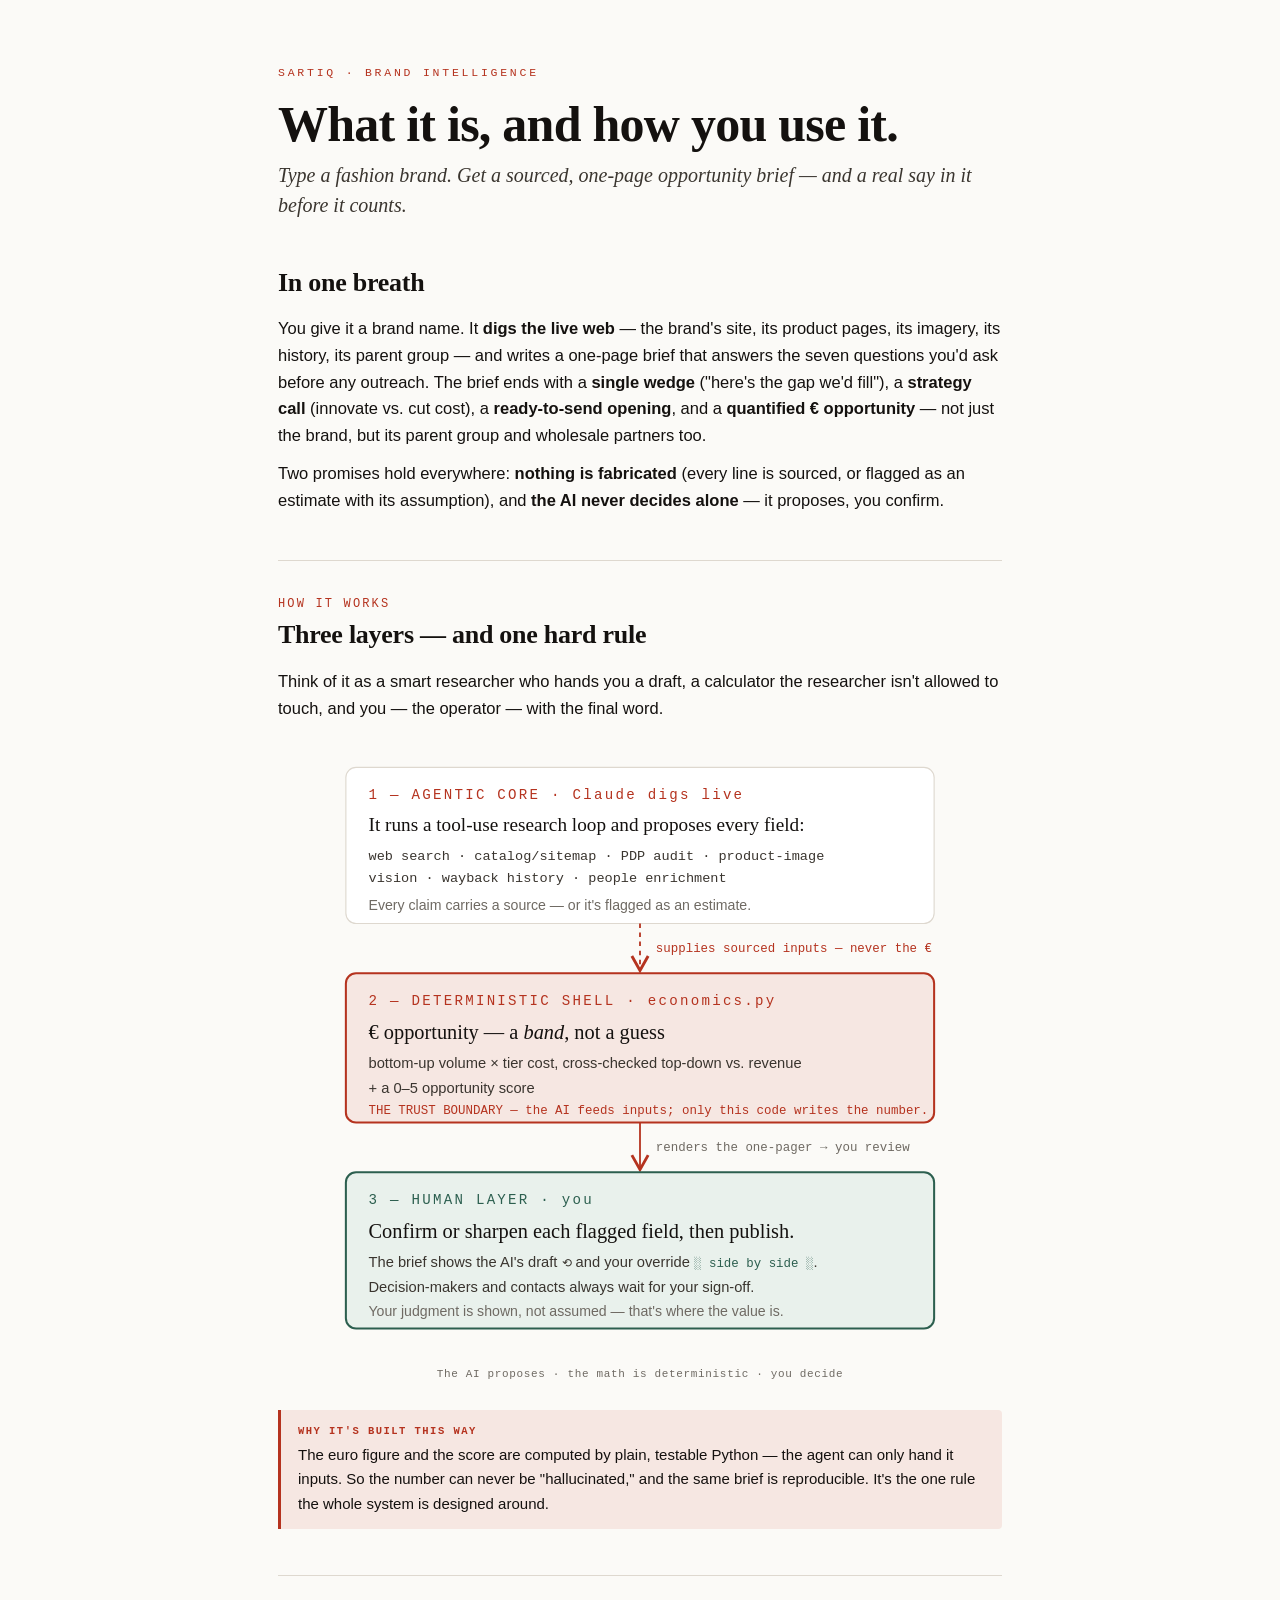
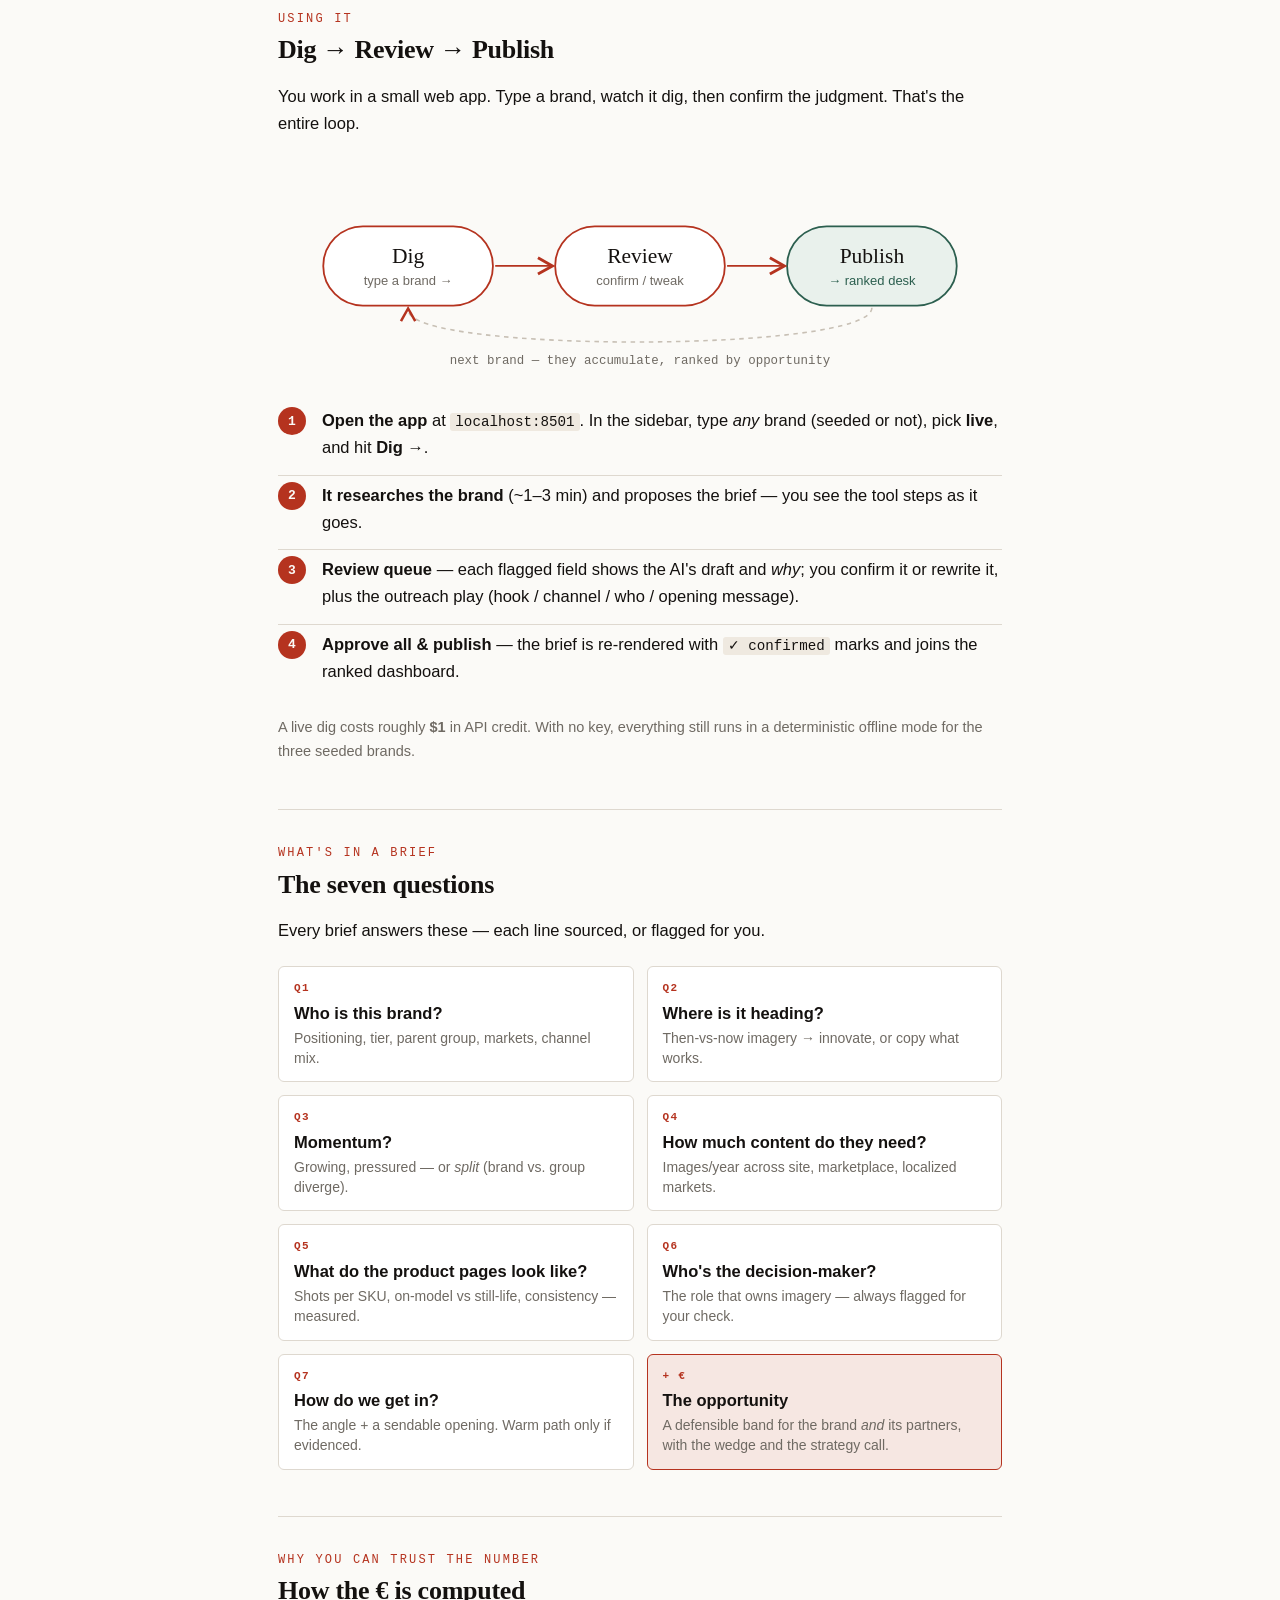
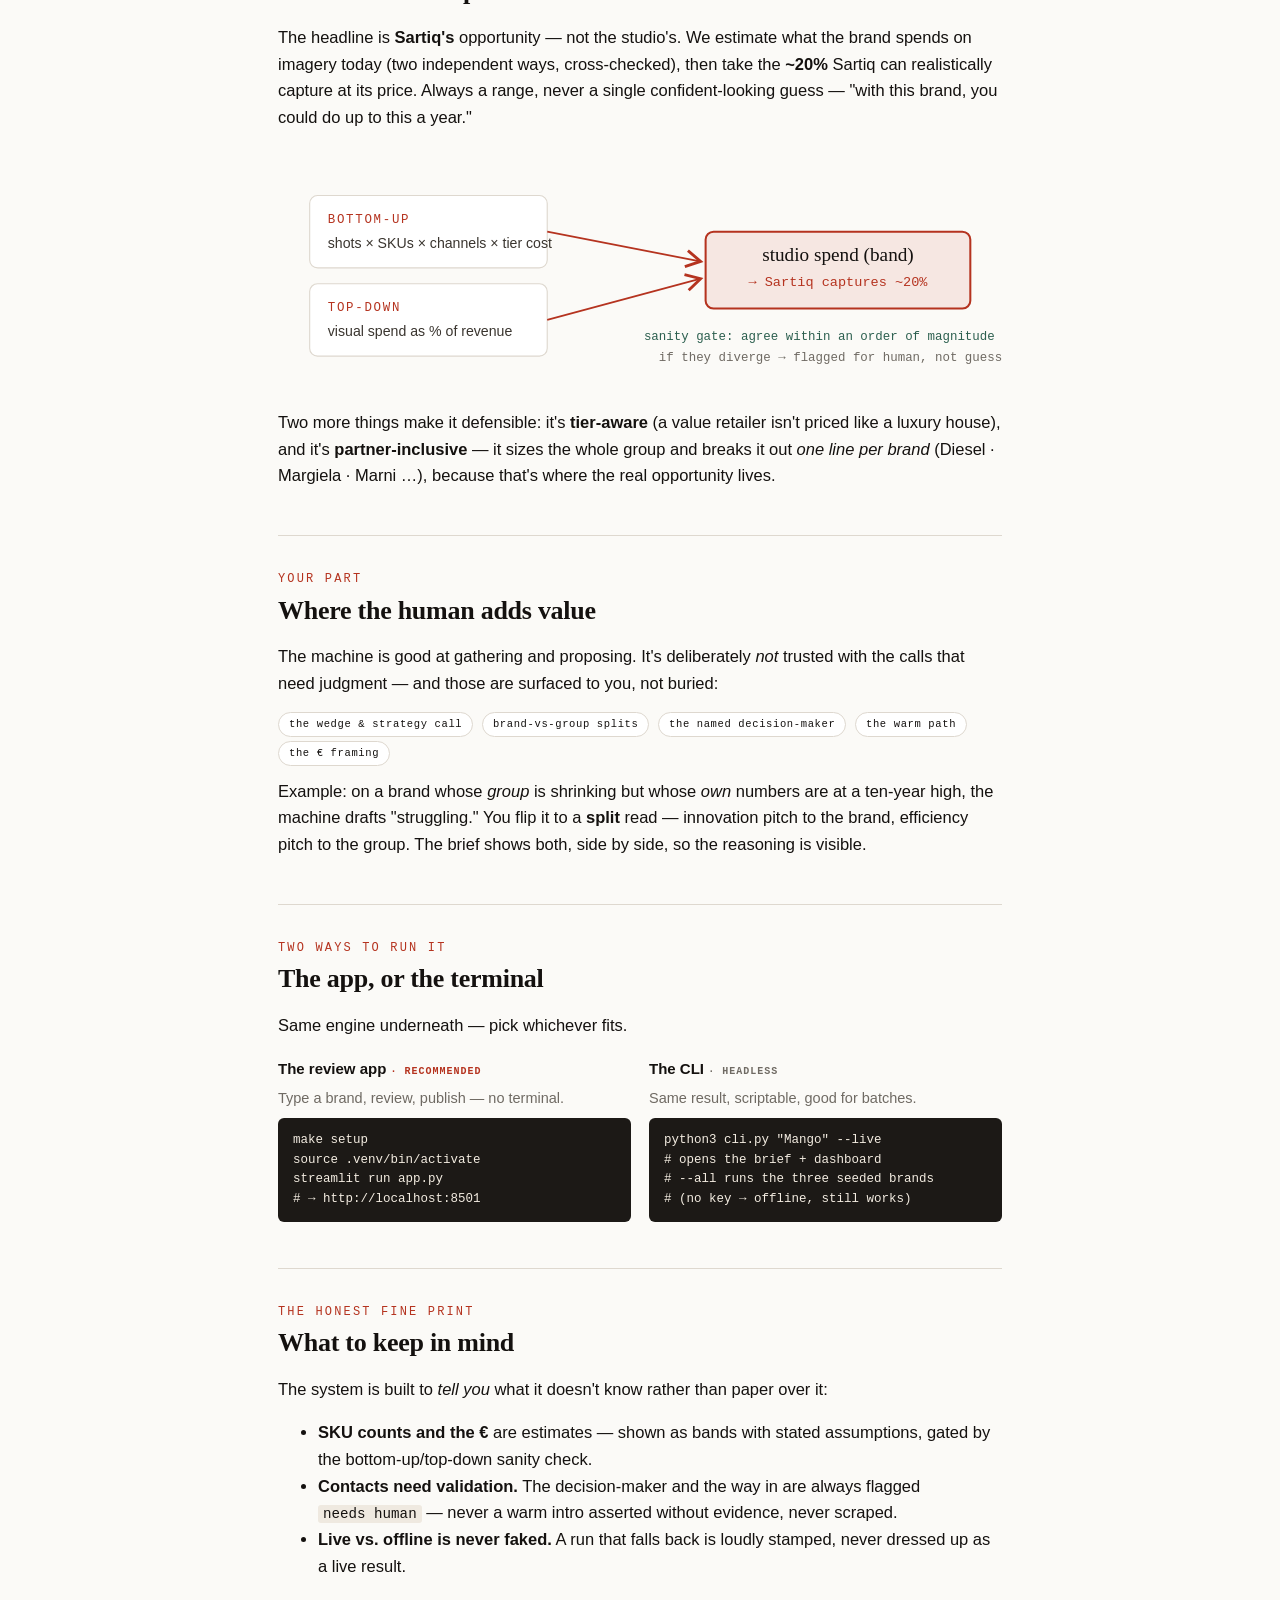
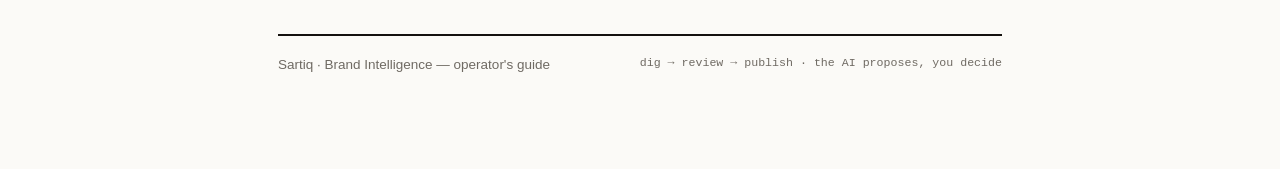
<file: GUIDE.html>
<!doctype html>
<html lang="en">
<head>
<meta charset="utf-8">
<meta name="viewport" content="width=device-width, initial-scale=1">
<title>Sartiq Brand Intelligence — A Guide</title>
<style>
  :root{
    --ink:#14110f; --paper:#fbfaf7; --muted:#6f6a63; --hair:#ded8cf;
    --accent:#b5331f; --accent-soft:#f6e7e2; --human:#2c5f4f; --human-soft:#e9f1ec;
    --serif:"Iowan Old Style","Palatino Linotype",Palatino,Georgia,serif;
    --sans:"Helvetica Neue",Helvetica,Arial,sans-serif;
    --mono:"SF Mono","IBM Plex Mono",ui-monospace,Menlo,monospace;
  }
  *{box-sizing:border-box}
  html,body{margin:0;padding:0;background:var(--paper);color:var(--ink);
    font-family:var(--sans);font-size:16.5px;line-height:1.62;
    -webkit-font-smoothing:antialiased}
  .page{max-width:780px;margin:0 auto;padding:64px 28px 96px}
  .kicker{font-family:var(--mono);font-size:11.5px;letter-spacing:.24em;
    text-transform:uppercase;color:var(--accent)}
  h1{font-family:var(--serif);font-weight:700;font-size:clamp(34px,4vw,50px);
    line-height:1.02;letter-spacing:-.015em;margin:.32em 0 .2em}
  .lede{font-family:var(--serif);font-size:20px;font-style:italic;color:#3a352f;
    margin:0 0 4px;line-height:1.5}
  h2{font-family:var(--serif);font-weight:700;font-size:26px;letter-spacing:-.01em;
    margin:0 0 .35em}
  section{border-top:1px solid var(--hair);padding-top:34px;margin-top:46px}
  .num{font-family:var(--mono);font-size:12px;letter-spacing:.18em;color:var(--accent);
    text-transform:uppercase}
  p{margin:.7em 0}
  strong{font-weight:650}
  a{color:var(--accent);text-decoration:none;border-bottom:1px solid var(--accent-soft)}
  code,.mono{font-family:var(--mono);font-size:.86em;background:#efe9e0;
    padding:1px 5px;border-radius:3px}
  figure{margin:26px 0}
  figcaption{font-family:var(--mono);font-size:11px;letter-spacing:.06em;color:var(--muted);
    text-align:center;margin-top:8px}
  svg{display:block;width:100%;height:auto}
  /* tech aside */
  .tech{border-left:3px solid var(--accent);background:var(--accent-soft);
    padding:13px 17px;border-radius:0 4px 4px 0;margin:22px 0;font-size:15px}
  .tech b{font-family:var(--mono);font-size:10.5px;letter-spacing:.14em;
    text-transform:uppercase;color:var(--accent);display:block;margin-bottom:3px}
  /* 7-question grid */
  .qgrid{display:grid;grid-template-columns:1fr 1fr;gap:13px;margin:22px 0}
  .q{border:1px solid var(--hair);border-radius:6px;padding:13px 15px;background:#fff}
  .q .qn{font-family:var(--mono);font-weight:700;font-size:11px;color:var(--accent);
    letter-spacing:.12em}
  .q .qt{font-weight:650;margin:2px 0 1px}
  .q .qd{font-size:14px;color:var(--muted);line-height:1.45}
  /* steps */
  ol.steps{margin:18px 0;padding:0;list-style:none;counter-reset:s}
  ol.steps li{counter-increment:s;position:relative;padding:6px 0 14px 44px;
    border-bottom:1px solid var(--hair)}
  ol.steps li:last-child{border-bottom:0}
  ol.steps li::before{content:counter(s);position:absolute;left:0;top:6px;
    width:28px;height:28px;border-radius:50%;background:var(--accent);color:var(--paper);
    font-family:var(--mono);font-weight:700;font-size:13px;display:flex;
    align-items:center;justify-content:center}
  .run{display:grid;grid-template-columns:1fr 1fr;gap:18px;margin-top:18px}
  .run h3{font-size:15px;margin:0 0 6px;font-family:var(--sans)}
  .run .tag{font-family:var(--mono);font-size:10px;letter-spacing:.1em;text-transform:uppercase}
  pre{background:#1c1916;color:#f3ece1;font-family:var(--mono);font-size:12.5px;
    line-height:1.55;padding:13px 15px;border-radius:6px;overflow:auto;margin:8px 0 0}
  .pill{font-family:var(--mono);font-size:10.5px;letter-spacing:.06em;color:var(--ink);
    border:1px solid var(--hair);border-radius:20px;padding:3px 10px;background:#fff;
    display:inline-block;margin:3px 4px 0 0}
  footer{border-top:2px solid var(--ink);margin-top:54px;padding-top:18px;
    font-size:13.5px;color:var(--muted);display:flex;justify-content:space-between;
    flex-wrap:wrap;gap:10px}
  footer .mono{background:none;padding:0}
  @media(max-width:560px){.qgrid,.run{grid-template-columns:1fr}}
  /* print / PDF — keep the cream paper, accents and diagrams; avoid ugly splits */
  @page{size:A4;margin:13mm 14mm}
  @media print{
    html,body{background:var(--paper)}
    *{-webkit-print-color-adjust:exact;print-color-adjust:exact}
    .page{max-width:none;padding:0}
    figure,.tech,.q,.run>div,ol.steps li,pre{break-inside:avoid}
    h1,h2{break-after:avoid}
    section{break-inside:avoid}
  }
</style>
</head>
<body>
<main class="page">

  <header>
    <div class="kicker">Sartiq · Brand Intelligence</div>
    <h1>What it is, and how you use it.</h1>
    <p class="lede">Type a fashion brand. Get a sourced, one-page opportunity brief —
    and a real say in it before it counts.</p>
  </header>

  <section style="border-top:none;padding-top:18px;margin-top:24px">
    <h2>In one breath</h2>
    <p>You give it a brand name. It <strong>digs the live web</strong> — the brand's
    site, its product pages, its imagery, its history, its parent group — and writes a
    one-page brief that answers the seven questions you'd ask before any outreach. The
    brief ends with a <strong>single wedge</strong> ("here's the gap we'd fill"), a
    <strong>strategy call</strong> (innovate vs. cut cost), a <strong>ready-to-send
    opening</strong>, and a <strong>quantified € opportunity</strong> — not just the
    brand, but its parent group and wholesale partners too.</p>
    <p>Two promises hold everywhere: <strong>nothing is fabricated</strong> (every line
    is sourced, or flagged as an estimate with its assumption), and <strong>the AI never
    decides alone</strong> — it proposes, you confirm.</p>
  </section>

  <section>
    <div class="num">How it works</div>
    <h2>Three layers — and one hard rule</h2>
    <p>Think of it as a smart researcher who hands you a draft, a calculator the
    researcher isn't allowed to touch, and you — the operator — with the final word.</p>

    <figure>
      <svg viewBox="0 0 640 540" role="img" aria-label="Three-layer architecture diagram">
        <defs>
          <marker id="ar" markerWidth="11" markerHeight="11" refX="8" refY="5.5" orient="auto">
            <path d="M1,1 L9,5.5 L1,10" fill="none" stroke="#b5331f" stroke-width="1.6"/>
          </marker>
        </defs>

        <!-- Layer 1 -->
        <rect x="60" y="18" width="520" height="138" rx="9" fill="#fff" stroke="#ded8cf"/>
        <text x="80" y="46" font-family="'SF Mono',monospace" font-size="12.5"
          letter-spacing="2" fill="#b5331f">1 — AGENTIC CORE · Claude digs live</text>
        <text x="80" y="74" font-family="'Iowan Old Style',Georgia,serif" font-size="17"
          fill="#14110f">It runs a tool-use research loop and proposes every field:</text>
        <text x="80" y="100" font-family="'SF Mono',monospace" font-size="12" fill="#3a352f">web search · catalog/sitemap · PDP audit · product-image</text>
        <text x="80" y="119" font-family="'SF Mono',monospace" font-size="12" fill="#3a352f">vision · wayback history · people enrichment</text>
        <text x="80" y="144" font-family="'Helvetica Neue',Arial,sans-serif" font-size="12.5"
          fill="#6f6a63">Every claim carries a source — or it's flagged as an estimate.</text>

        <!-- arrow 1->2 -->
        <line x1="320" y1="156" x2="320" y2="196" stroke="#b5331f" stroke-width="1.6"
          stroke-dasharray="4 4" marker-end="url(#ar)"/>
        <text x="334" y="181" font-family="'SF Mono',monospace" font-size="11" fill="#b5331f">supplies sourced inputs — never the €</text>

        <!-- Layer 2 (the shell) -->
        <rect x="60" y="200" width="520" height="132" rx="9" fill="#f6e7e2" stroke="#b5331f" stroke-width="1.8"/>
        <text x="80" y="228" font-family="'SF Mono',monospace" font-size="12.5"
          letter-spacing="2" fill="#b5331f">2 — DETERMINISTIC SHELL · economics.py</text>
        <text x="80" y="258" font-family="'Iowan Old Style',Georgia,serif" font-size="18"
          fill="#14110f">€ opportunity — a <tspan font-style="italic">band</tspan>, not a guess</text>
        <text x="80" y="284" font-family="'Helvetica Neue',Arial,sans-serif" font-size="13" fill="#3a352f">bottom-up volume × tier cost, cross-checked top-down vs. revenue</text>
        <text x="80" y="306" font-family="'Helvetica Neue',Arial,sans-serif" font-size="13" fill="#3a352f">+ a 0–5 opportunity score</text>
        <text x="80" y="324" font-family="'SF Mono',monospace" font-size="11" fill="#b5331f">THE TRUST BOUNDARY — the AI feeds inputs; only this code writes the number.</text>

        <!-- arrow 2->3 -->
        <line x1="320" y1="332" x2="320" y2="372" stroke="#b5331f" stroke-width="1.6"
          marker-end="url(#ar)"/>
        <text x="334" y="357" font-family="'SF Mono',monospace" font-size="11" fill="#6f6a63">renders the one-pager → you review</text>

        <!-- Layer 3 (human) -->
        <rect x="60" y="376" width="520" height="138" rx="9" fill="#e9f1ec" stroke="#2c5f4f" stroke-width="1.8"/>
        <text x="80" y="404" font-family="'SF Mono',monospace" font-size="12.5"
          letter-spacing="2" fill="#2c5f4f">3 — HUMAN LAYER · you</text>
        <text x="80" y="434" font-family="'Iowan Old Style',Georgia,serif" font-size="18"
          fill="#14110f">Confirm or sharpen each flagged field, then publish.</text>
        <text x="80" y="460" font-family="'Helvetica Neue',Arial,sans-serif" font-size="13" fill="#3a352f">The brief shows the AI's draft <tspan font-family="'SF Mono',monospace" font-size="11">⟲</tspan> and your override <tspan font-family="'SF Mono',monospace" font-size="11" fill="#2c5f4f">░ side by side ░</tspan>.</text>
        <text x="80" y="482" font-family="'Helvetica Neue',Arial,sans-serif" font-size="13" fill="#3a352f">Decision-makers and contacts always wait for your sign-off.</text>
        <text x="80" y="503" font-family="'Helvetica Neue',Arial,sans-serif" font-size="12.5" fill="#6f6a63">Your judgment is shown, not assumed — that's where the value is.</text>
      </svg>
      <figcaption>The AI proposes · the math is deterministic · you decide</figcaption>
    </figure>

    <div class="tech"><b>Why it's built this way</b>
      The euro figure and the score are computed by plain, testable Python — the agent
      can only hand it inputs. So the number can never be "hallucinated," and the same
      brief is reproducible. It's the one rule the whole system is designed around.</div>
  </section>

  <section>
    <div class="num">Using it</div>
    <h2>Dig → Review → Publish</h2>
    <p>You work in a small web app. Type a brand, watch it dig, then confirm the
    judgment. That's the entire loop.</p>

    <figure>
      <svg viewBox="0 0 640 188" role="img" aria-label="Dig, review, publish loop">
        <defs>
          <marker id="ar2" markerWidth="11" markerHeight="11" refX="8" refY="5.5" orient="auto">
            <path d="M1,1 L9,5.5 L1,10" fill="none" stroke="#b5331f" stroke-width="1.6"/>
          </marker>
        </defs>
        <!-- nodes -->
        <rect x="40" y="56" width="150" height="70" rx="35" fill="#fff" stroke="#b5331f" stroke-width="1.6"/>
        <text x="115" y="88" text-anchor="middle" font-family="'Iowan Old Style',Georgia,serif" font-size="19" fill="#14110f">Dig</text>
        <text x="115" y="108" text-anchor="middle" font-family="'Helvetica Neue',Arial,sans-serif" font-size="11.5" fill="#6f6a63">type a brand →</text>

        <rect x="245" y="56" width="150" height="70" rx="35" fill="#fff" stroke="#b5331f" stroke-width="1.6"/>
        <text x="320" y="88" text-anchor="middle" font-family="'Iowan Old Style',Georgia,serif" font-size="19" fill="#14110f">Review</text>
        <text x="320" y="108" text-anchor="middle" font-family="'Helvetica Neue',Arial,sans-serif" font-size="11.5" fill="#6f6a63">confirm / tweak</text>

        <rect x="450" y="56" width="150" height="70" rx="35" fill="#e9f1ec" stroke="#2c5f4f" stroke-width="1.6"/>
        <text x="525" y="88" text-anchor="middle" font-family="'Iowan Old Style',Georgia,serif" font-size="19" fill="#14110f">Publish</text>
        <text x="525" y="108" text-anchor="middle" font-family="'Helvetica Neue',Arial,sans-serif" font-size="11.5" fill="#2c5f4f">→ ranked desk</text>

        <line x1="192" y1="91" x2="241" y2="91" stroke="#b5331f" stroke-width="1.6" marker-end="url(#ar2)"/>
        <line x1="397" y1="91" x2="446" y2="91" stroke="#b5331f" stroke-width="1.6" marker-end="url(#ar2)"/>
        <!-- return arrow -->
        <path d="M525,128 C525,168 115,168 115,130" fill="none" stroke="#c8c0b5" stroke-width="1.4" stroke-dasharray="4 4" marker-end="url(#ar2)"/>
        <text x="320" y="178" text-anchor="middle" font-family="'SF Mono',monospace" font-size="11" fill="#6f6a63">next brand — they accumulate, ranked by opportunity</text>
      </svg>
    </figure>

    <ol class="steps">
      <li><strong>Open the app</strong> at <code>localhost:8501</code>. In the sidebar,
        type <em>any</em> brand (seeded or not), pick <strong>live</strong>, and hit
        <strong>Dig&nbsp;→</strong>.</li>
      <li><strong>It researches the brand</strong> (~1–3 min) and proposes the brief —
        you see the tool steps as it goes.</li>
      <li><strong>Review queue</strong> — each flagged field shows the AI's draft and
        <em>why</em>; you confirm it or rewrite it, plus the outreach play
        (hook / channel / who / opening message).</li>
      <li><strong>Approve all &amp; publish</strong> — the brief is re-rendered with
        <span class="mono">✓ confirmed</span> marks and joins the ranked dashboard.</li>
    </ol>
    <p style="color:var(--muted);font-size:14.5px">A live dig costs roughly
    <strong>$1</strong> in API credit. With no key, everything still runs in a
    deterministic offline mode for the three seeded brands.</p>
  </section>

  <section>
    <div class="num">What's in a brief</div>
    <h2>The seven questions</h2>
    <p>Every brief answers these — each line sourced, or flagged for you.</p>
    <div class="qgrid">
      <div class="q"><div class="qn">Q1</div><div class="qt">Who is this brand?</div><div class="qd">Positioning, tier, parent group, markets, channel mix.</div></div>
      <div class="q"><div class="qn">Q2</div><div class="qt">Where is it heading?</div><div class="qd">Then-vs-now imagery → innovate, or copy what works.</div></div>
      <div class="q"><div class="qn">Q3</div><div class="qt">Momentum?</div><div class="qd">Growing, pressured — or <em>split</em> (brand vs. group diverge).</div></div>
      <div class="q"><div class="qn">Q4</div><div class="qt">How much content do they need?</div><div class="qd">Images/year across site, marketplace, localized markets.</div></div>
      <div class="q"><div class="qn">Q5</div><div class="qt">What do the product pages look like?</div><div class="qd">Shots per SKU, on-model vs still-life, consistency — measured.</div></div>
      <div class="q"><div class="qn">Q6</div><div class="qt">Who's the decision-maker?</div><div class="qd">The role that owns imagery — always flagged for your check.</div></div>
      <div class="q"><div class="qn">Q7</div><div class="qt">How do we get in?</div><div class="qd">The angle + a sendable opening. Warm path only if evidenced.</div></div>
      <div class="q" style="background:#f6e7e2;border-color:#b5331f"><div class="qn">+ €</div><div class="qt">The opportunity</div><div class="qd">A defensible band for the brand <em>and</em> its partners, with the wedge and the strategy call.</div></div>
    </div>
  </section>

  <section>
    <div class="num">Why you can trust the number</div>
    <h2>How the € is computed</h2>
    <p>The headline is <strong>Sartiq's</strong> opportunity — not the studio's. We estimate
    what the brand spends on imagery today (two independent ways, cross-checked), then take
    the <strong>~20%</strong> Sartiq can realistically capture at its price. Always a range,
    never a single confident-looking guess — "with this brand, you could do up to this a year."</p>

    <figure>
      <svg viewBox="0 0 640 200" role="img" aria-label="Euro triangulation diagram">
        <defs>
          <marker id="ar3" markerWidth="11" markerHeight="11" refX="8" refY="5.5" orient="auto">
            <path d="M1,1 L9,5.5 L1,10" fill="none" stroke="#b5331f" stroke-width="1.6"/>
          </marker>
        </defs>
        <rect x="28" y="34" width="210" height="64" rx="7" fill="#fff" stroke="#ded8cf"/>
        <text x="44" y="58" font-family="'SF Mono',monospace" font-size="11" letter-spacing="1.5" fill="#b5331f">BOTTOM-UP</text>
        <text x="44" y="80" font-family="'Helvetica Neue',Arial,sans-serif" font-size="12.5" fill="#3a352f">shots × SKUs × channels × tier cost</text>

        <rect x="28" y="112" width="210" height="64" rx="7" fill="#fff" stroke="#ded8cf"/>
        <text x="44" y="136" font-family="'SF Mono',monospace" font-size="11" letter-spacing="1.5" fill="#b5331f">TOP-DOWN</text>
        <text x="44" y="158" font-family="'Helvetica Neue',Arial,sans-serif" font-size="12.5" fill="#3a352f">visual spend as % of revenue</text>

        <line x1="238" y1="66" x2="372" y2="92" stroke="#b5331f" stroke-width="1.6" marker-end="url(#ar3)"/>
        <line x1="238" y1="144" x2="372" y2="108" stroke="#b5331f" stroke-width="1.6" marker-end="url(#ar3)"/>

        <rect x="378" y="66" width="234" height="68" rx="7" fill="#f6e7e2" stroke="#b5331f" stroke-width="1.8"/>
        <text x="495" y="92" text-anchor="middle" font-family="'Iowan Old Style',Georgia,serif" font-size="17" fill="#14110f">studio spend (band)</text>
        <text x="495" y="114" text-anchor="middle" font-family="'SF Mono',monospace" font-size="12" fill="#b5331f">→ Sartiq captures ~20%</text>

        <text x="495" y="162" text-anchor="middle" font-family="'SF Mono',monospace" font-size="11" fill="#2c5f4f">sanity gate: agree within an order of magnitude → OK</text>
        <text x="495" y="180" text-anchor="middle" font-family="'SF Mono',monospace" font-size="11" fill="#6f6a63">if they diverge → flagged for human, not guessed</text>
      </svg>
    </figure>

    <p>Two more things make it defensible: it's <strong>tier-aware</strong> (a value
    retailer isn't priced like a luxury house), and it's <strong>partner-inclusive</strong> —
    it sizes the whole group and breaks it out <em>one line per brand</em>
    (Diesel · Margiela · Marni …), because that's where the real opportunity lives.</p>
  </section>

  <section>
    <div class="num">Your part</div>
    <h2>Where the human adds value</h2>
    <p>The machine is good at gathering and proposing. It's deliberately <em>not</em>
    trusted with the calls that need judgment — and those are surfaced to you, not buried:</p>
    <p><span class="pill">the wedge &amp; strategy call</span>
       <span class="pill">brand-vs-group splits</span>
       <span class="pill">the named decision-maker</span>
       <span class="pill">the warm path</span>
       <span class="pill">the € framing</span></p>
    <p>Example: on a brand whose <em>group</em> is shrinking but whose <em>own</em> numbers
    are at a ten-year high, the machine drafts "struggling." You flip it to a
    <strong>split</strong> read — innovation pitch to the brand, efficiency pitch to the
    group. The brief shows both, side by side, so the reasoning is visible.</p>
  </section>

  <section>
    <div class="num">Two ways to run it</div>
    <h2>The app, or the terminal</h2>
    <p>Same engine underneath — pick whichever fits.</p>
    <div class="run">
      <div>
        <h3>The review app <span class="tag" style="color:var(--accent)">· recommended</span></h3>
        <p style="font-size:14.5px;color:var(--muted);margin:.3em 0">Type a brand, review, publish — no terminal.</p>
        <pre>make setup
source .venv/bin/activate
streamlit run app.py
# → http://localhost:8501</pre>
      </div>
      <div>
        <h3>The CLI <span class="tag" style="color:var(--muted)">· headless</span></h3>
        <p style="font-size:14.5px;color:var(--muted);margin:.3em 0">Same result, scriptable, good for batches.</p>
        <pre>python3 cli.py "Mango" --live
# opens the brief + dashboard
# --all runs the three seeded brands
# (no key → offline, still works)</pre>
      </div>
    </div>
  </section>

  <section>
    <div class="num">The honest fine print</div>
    <h2>What to keep in mind</h2>
    <p>The system is built to <em>tell you</em> what it doesn't know rather than paper over it:</p>
    <ul>
      <li><strong>SKU counts and the €</strong> are estimates — shown as bands with stated
      assumptions, gated by the bottom-up/top-down sanity check.</li>
      <li><strong>Contacts need validation.</strong> The decision-maker and the way in are
      always flagged <span class="mono">needs&nbsp;human</span> — never a warm intro asserted
      without evidence, never scraped.</li>
      <li><strong>Live vs. offline is never faked.</strong> A run that falls back is loudly
      stamped, never dressed up as a live result.</li>
    </ul>
  </section>

  <footer>
    <span>Sartiq · Brand Intelligence — operator's guide</span>
    <span class="mono">dig → review → publish · the AI proposes, you decide</span>
  </footer>

</main>
</body>
</html>
</file>
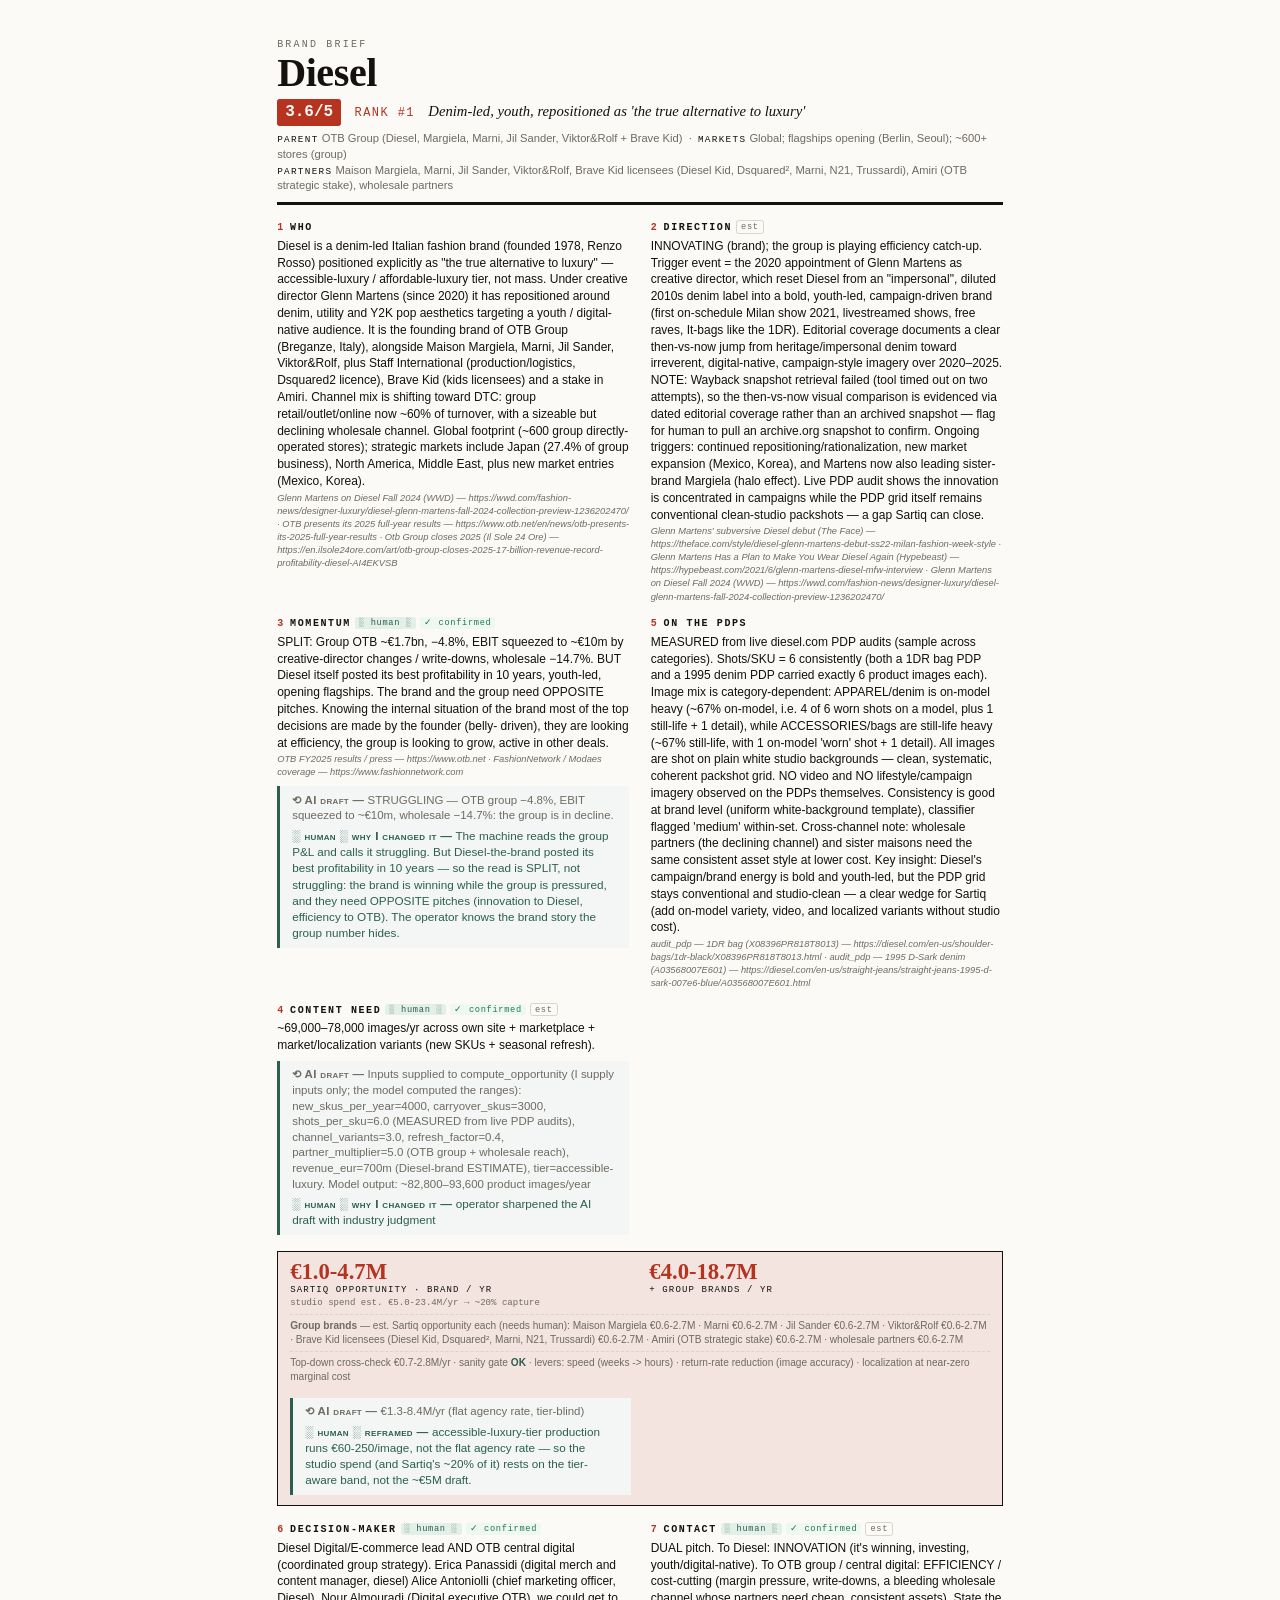
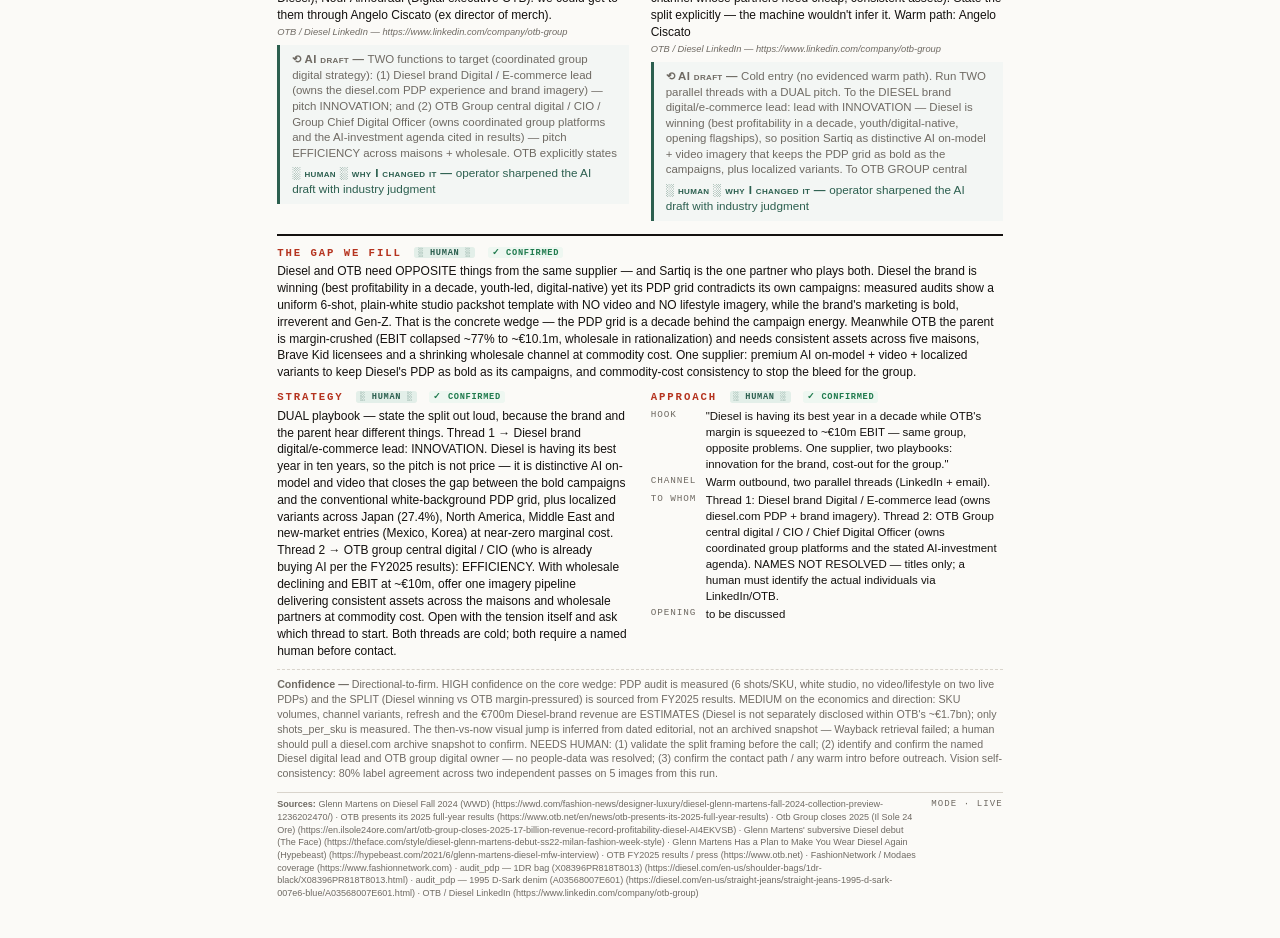
<file: samples/diesel.html>
<!doctype html>
<html lang="en">
<head>
  <meta charset="utf-8">
  <meta name="viewport" content="width=device-width, initial-scale=1">
  <title>Brand Brief — Diesel</title>
  <style>/* Brand Brief — editorial one-pager.
   Swiss-International influence: a hard grid, a single accent, disciplined
   type contrast. Tuned to fit A4 / Letter on one page for the PDF path. */

:root {
  --ink: #14110f;
  --paper: #fbfaf7;
  --muted: #6f6a63;
  --hair: #d9d4cc;
  --accent: #b5331f; /* oxide red */
  --accent-soft: #f3e4df;
  --flag: #9a6a00;
  --human: #2c5f4f;

  --serif: "Iowan Old Style", "Palatino Linotype", Palatino, Georgia, serif;
  --sans: "Helvetica Neue", Helvetica, Arial, sans-serif;
  --mono: "SF Mono", "IBM Plex Mono", ui-monospace, Menlo, monospace;
}

@page {
  size: A4;
  margin: 12mm 14mm;
}

* {
  box-sizing: border-box;
}

html,
body {
  margin: 0;
  padding: 0;
  background: var(--paper);
  color: var(--ink);
  font-family: var(--sans);
  font-size: 9.4pt;
  line-height: 1.4;
}

.sheet {
  max-width: 200mm;
  margin: 0 auto;
  padding: 10mm 4mm;
}

/* ---- masthead ------------------------------------------------------------ */
.masthead {
  border-bottom: 2.5pt solid var(--ink);
  padding-bottom: 6pt;
  margin-bottom: 10pt;
}

.kicker {
  font-family: var(--mono);
  font-size: 7.5pt;
  letter-spacing: 0.22em;
  text-transform: uppercase;
  color: var(--muted);
}

.masthead h1 {
  font-family: var(--serif);
  font-weight: 700;
  font-size: 30pt;
  line-height: 0.96;
  margin: 2pt 0 5pt;
  letter-spacing: -0.01em;
}

.scoreline {
  display: flex;
  align-items: baseline;
  gap: 10pt;
  flex-wrap: wrap;
}

.score {
  font-family: var(--mono);
  font-size: 12pt;
  font-weight: 700;
  color: var(--paper);
  background: var(--accent);
  padding: 1.5pt 6pt;
  border-radius: 2pt;
}

.rank {
  font-family: var(--mono);
  font-size: 9pt;
  letter-spacing: 0.12em;
  color: var(--accent);
  text-transform: uppercase;
}

.positioning {
  font-family: var(--serif);
  font-style: italic;
  font-size: 11pt;
  color: var(--ink);
}

.meta {
  margin-top: 4pt;
  font-size: 8.4pt;
  color: var(--muted);
}

.meta .label {
  font-family: var(--mono);
  font-size: 7pt;
  letter-spacing: 0.14em;
  text-transform: uppercase;
  color: var(--ink);
}

/* ---- numbered answer grid ----------------------------------------------- */
.answers {
  display: grid;
  grid-template-columns: 1fr 1fr;
  gap: 7pt 16pt;
}

.qa {
  break-inside: avoid;
  padding-bottom: 1pt;
}

.qa .num {
  font-family: var(--mono);
  font-weight: 700;
  font-size: 7.5pt;
  letter-spacing: 0.16em;
  text-transform: uppercase;
  color: var(--accent);
  display: inline-block;
  margin-right: 4pt;
}

.qa .label {
  font-family: var(--mono);
  font-weight: 700;
  font-size: 7.5pt;
  letter-spacing: 0.16em;
  text-transform: uppercase;
}

.qa .body {
  margin-top: 1.5pt;
  font-size: 9pt;
}

.qa .src {
  display: block;
  margin-top: 1.5pt;
  font-size: 7pt;
  color: var(--muted);
  font-style: italic;
}

/* tags ---------------------------------------------------------------------*/
.tag {
  font-family: var(--mono);
  font-size: 6.5pt;
  letter-spacing: 0.08em;
  padding: 0.5pt 3pt;
  border-radius: 2pt;
  margin-left: 3pt;
  vertical-align: 1pt;
  white-space: nowrap;
}

.tag-human {
  color: var(--human);
  background: #e3efe9;
}

.tag-flag {
  color: var(--paper);
  background: var(--flag);
}

.tag-est {
  color: var(--muted);
  border: 0.5pt solid var(--hair);
}

/* ---- economics panel ----------------------------------------------------- */
.econ {
  grid-column: 1 / -1;
  margin: 4pt 0;
  border: 1pt solid var(--ink);
  background: var(--accent-soft);
  padding: 7pt 9pt;
  display: grid;
  grid-template-columns: 1fr 1fr;
  gap: 3pt 14pt;
  break-inside: avoid;
}

.econ .big {
  grid-column: span 1;
}

.econ .figure {
  font-family: var(--serif);
  font-weight: 700;
  font-size: 17pt;
  line-height: 1;
  color: var(--accent);
}

.econ .cap {
  font-family: var(--mono);
  font-size: 6.8pt;
  letter-spacing: 0.12em;
  text-transform: uppercase;
  color: var(--ink);
}

.econ .cross {
  grid-column: 1 / -1;
  font-size: 7.6pt;
  color: var(--muted);
  border-top: 0.5pt dashed var(--hair);
  padding-top: 3pt;
}

.gate-ok {
  color: var(--human);
  font-weight: 700;
}

.gate-bad {
  color: var(--flag);
  font-weight: 700;
}

/* ---- judgment block ------------------------------------------------------ */
.judgment {
  margin-top: 9pt;
  border-top: 1.5pt solid var(--ink);
  padding-top: 7pt;
  display: grid;
  grid-template-columns: 1fr 1fr;
  gap: 7pt 16pt;
}

.block h2 {
  font-family: var(--mono);
  font-size: 8pt;
  font-weight: 700;
  letter-spacing: 0.18em;
  text-transform: uppercase;
  margin: 0 0 2pt;
  color: var(--accent);
}

.block p {
  margin: 0;
  font-size: 9pt;
}

.gap-wide,
.approach-wide {
  grid-column: 1 / -1;
}

.approach dl {
  margin: 2pt 0 0;
  display: grid;
  grid-template-columns: max-content 1fr;
  gap: 1.5pt 7pt;
  font-size: 8.6pt;
}

.approach dt {
  font-family: var(--mono);
  font-size: 7pt;
  letter-spacing: 0.1em;
  text-transform: uppercase;
  color: var(--muted);
}

.approach dd {
  margin: 0;
}

.confidence {
  grid-column: 1 / -1;
  font-size: 8pt;
  color: var(--muted);
  border-top: 0.5pt dashed var(--hair);
  padding-top: 5pt;
}

/* ---- footer / sources ---------------------------------------------------- */
.colophon {
  margin-top: 8pt;
  border-top: 0.5pt solid var(--hair);
  padding-top: 4pt;
  font-size: 6.8pt;
  color: var(--muted);
  display: flex;
  justify-content: space-between;
  gap: 10pt;
}

.colophon .sources {
  flex: 1;
}

.colophon .mode {
  font-family: var(--mono);
  letter-spacing: 0.12em;
  text-transform: uppercase;
  white-space: nowrap;
}

/* AI-draft -> human-override delta — the visible judgment moment (§11/§12b). */
.delta {
  margin-top: 5pt;
  padding: 5pt 9pt;
  border-left: 2.5pt solid var(--human);
  background: #f3f6f4;
}
.delta .d-draft {
  display: block;
  color: var(--muted);
  font-size: 8.6pt;
  line-height: 1.36;
}
.delta .d-draft b,
.delta .d-human b {
  font-variant: small-caps;
  letter-spacing: 0.03em;
  font-weight: 600;
}
.delta .d-draft b {
  color: var(--muted);
}
.delta .d-human {
  display: block;
  margin-top: 3pt;
  color: var(--human);
  font-size: 8.8pt;
  line-height: 1.38;
}
.econ-delta {
  margin-top: 7pt;
}

/* operator-confirmed tag (the review form sets human_confirmed). */
.tag-ok {
  color: #1f7a4d;
  border-color: #bfe0cd;
  background: #eef7f1;
}

</style>
</head>
<body>
<main class="sheet">

  <header class="masthead">
    <div class="kicker">Brand Brief</div>
    <h1>Diesel</h1>
    <div class="scoreline">
      <span class="score">3.6/5</span>
<span class="rank">Rank #1</span>      <span class="positioning">Denim-led, youth, repositioned as &#39;the true alternative to luxury&#39;</span>
    </div>
    <div class="meta">
      <span class="label">Parent</span> OTB Group (Diesel, Margiela, Marni, Jil Sander, Viktor&amp;Rolf + Brave Kid)
      &nbsp;·&nbsp; <span class="label">Markets</span> Global; flagships opening (Berlin, Seoul); ~600+ stores (group)
<br><span class="label">Partners</span> Maison Margiela, Marni, Jil Sander, Viktor&amp;Rolf, Brave Kid licensees (Diesel Kid, Dsquared², Marni, N21, Trussardi), Amiri (OTB strategic stake), wholesale partners    </div>
  </header>

  <section class="answers">
    <div class="qa">
  <div><span class="num">1</span><span class="label">Who</span></div>
  <div class="body">Diesel is a denim-led Italian fashion brand (founded 1978, Renzo Rosso) positioned explicitly as &#34;the true alternative to luxury&#34; — accessible-luxury / affordable-luxury tier, not mass. Under creative director Glenn Martens (since 2020) it has repositioned around denim, utility and Y2K pop aesthetics targeting a youth / digital-native audience. It is the founding brand of OTB Group (Breganze, Italy), alongside Maison Margiela, Marni, Jil Sander, Viktor&amp;Rolf, plus Staff International (production/logistics, Dsquared2 licence), Brave Kid (kids licensees) and a stake in Amiri. Channel mix is shifting toward DTC: group retail/outlet/online now ~60% of turnover, with a sizeable but declining wholesale channel. Global footprint (~600 group directly-operated stores); strategic markets include Japan (27.4% of group business), North America, Middle East, plus new market entries (Mexico, Korea).</div>
  <span class="src">Glenn Martens on Diesel Fall 2024 (WWD) — https://wwd.com/fashion-news/designer-luxury/diesel-glenn-martens-fall-2024-collection-preview-1236202470/ · OTB presents its 2025 full-year results — https://www.otb.net/en/news/otb-presents-its-2025-full-year-results · Otb Group closes 2025 (Il Sole 24 Ore) — https://en.ilsole24ore.com/art/otb-group-closes-2025-17-billion-revenue-record-profitability-diesel-AI4EKVSB</span>
  
</div>
    <div class="qa">
  <div><span class="num">2</span><span class="label">Direction</span><span class="tag tag-est">est</span></div>
  <div class="body">INNOVATING (brand); the group is playing efficiency catch-up. Trigger event = the 2020 appointment of Glenn Martens as creative director, which reset Diesel from an &#34;impersonal&#34;, diluted 2010s denim label into a bold, youth-led, campaign-driven brand (first on-schedule Milan show 2021, livestreamed shows, free raves, It-bags like the 1DR). Editorial coverage documents a clear then-vs-now jump from heritage/impersonal denim toward irreverent, digital-native, campaign-style imagery over 2020–2025. NOTE: Wayback snapshot retrieval failed (tool timed out on two attempts), so the then-vs-now visual comparison is evidenced via dated editorial coverage rather than an archived snapshot — flag for human to pull an archive.org snapshot to confirm. Ongoing triggers: continued repositioning/rationalization, new market expansion (Mexico, Korea), and Martens now also leading sister-brand Margiela (halo effect). Live PDP audit shows the innovation is concentrated in campaigns while the PDP grid itself remains conventional clean-studio packshots — a gap Sartiq can close.</div>
  <span class="src">Glenn Martens&#39; subversive Diesel debut (The Face) — https://theface.com/style/diesel-glenn-martens-debut-ss22-milan-fashion-week-style · Glenn Martens Has a Plan to Make You Wear Diesel Again (Hypebeast) — https://hypebeast.com/2021/6/glenn-martens-diesel-mfw-interview · Glenn Martens on Diesel Fall 2024 (WWD) — https://wwd.com/fashion-news/designer-luxury/diesel-glenn-martens-fall-2024-collection-preview-1236202470/</span>
  
</div>
    <div class="qa">
  <div><span class="num">3</span><span class="label">Momentum</span><span class="tag tag-human">░ human ░</span><span class="tag tag-ok">✓ confirmed</span></div>
  <div class="body">SPLIT: Group OTB ~€1.7bn, −4.8%, EBIT squeezed to ~€10m by creative-director changes / write-downs, wholesale −14.7%. BUT Diesel itself posted its best profitability in 10 years, youth-led, opening flagships. The brand and the group need OPPOSITE pitches. Knowing the internal situation of the brand most of the top decisions are made by the founder (belly- driven), they are looking at efficiency, the group is looking to grow, active in other deals.</div>
  <span class="src">OTB FY2025 results / press — https://www.otb.net · FashionNetwork / Modaes coverage — https://www.fashionnetwork.com</span>
  <div class="delta"><span class="d-draft"><b>⟲ AI draft —</b> STRUGGLING — OTB group −4.8%, EBIT squeezed to ~€10m, wholesale −14.7%: the group is in decline.</span><span class="d-human"><b>░ human ░ why I changed it —</b> The machine reads the group P&amp;L and calls it struggling. But Diesel-the-brand posted its best profitability in 10 years — so the read is SPLIT, not struggling: the brand is winning while the group is pressured, and they need OPPOSITE pitches (innovation to Diesel, efficiency to OTB). The operator knows the brand story the group number hides.</span></div>
</div>
    <div class="qa">
  <div><span class="num">5</span><span class="label">On the PDPs</span></div>
  <div class="body">MEASURED from live diesel.com PDP audits (sample across categories). Shots/SKU = 6 consistently (both a 1DR bag PDP and a 1995 denim PDP carried exactly 6 product images each). Image mix is category-dependent: APPAREL/denim is on-model heavy (~67% on-model, i.e. 4 of 6 worn shots on a model, plus 1 still-life + 1 detail), while ACCESSORIES/bags are still-life heavy (~67% still-life, with 1 on-model &#39;worn&#39; shot + 1 detail). All images are shot on plain white studio backgrounds — clean, systematic, coherent packshot grid. NO video and NO lifestyle/campaign imagery observed on the PDPs themselves. Consistency is good at brand level (uniform white-background template), classifier flagged &#39;medium&#39; within-set. Cross-channel note: wholesale partners (the declining channel) and sister maisons need the same consistent asset style at lower cost. Key insight: Diesel&#39;s campaign/brand energy is bold and youth-led, but the PDP grid stays conventional and studio-clean — a clear wedge for Sartiq (add on-model variety, video, and localized variants without studio cost).</div>
  <span class="src">audit_pdp — 1DR bag (X08396PR818T8013) — https://diesel.com/en-us/shoulder-bags/1dr-black/X08396PR818T8013.html · audit_pdp — 1995 D-Sark denim (A03568007E601) — https://diesel.com/en-us/straight-jeans/straight-jeans-1995-d-sark-007e6-blue/A03568007E601.html</span>
  
</div>
    <div class="qa">
  <div><span class="num">4</span><span class="label">Content need</span><span class="tag tag-human">░ human ░</span><span class="tag tag-ok">✓ confirmed</span><span class="tag tag-est">est</span></div>
  <div class="body">~69,000–78,000 images/yr across own site + marketplace + market/localization variants (new SKUs + seasonal refresh). </div>
  
  <div class="delta"><span class="d-draft"><b>⟲ AI draft —</b> Inputs supplied to compute_opportunity (I supply inputs only; the model computed the ranges): new_skus_per_year=4000, carryover_skus=3000, shots_per_sku=6.0 (MEASURED from live PDP audits), channel_variants=3.0, refresh_factor=0.4, partner_multiplier=5.0 (OTB group + wholesale reach), revenue_eur=700m (Diesel-brand ESTIMATE), tier=accessible-luxury. Model output: ~82,800–93,600 product images/year</span><span class="d-human"><b>░ human ░ why I changed it —</b> operator sharpened the AI draft with industry judgment</span></div>
</div>

    <div class="econ">
      <div class="big">
        <div class="figure">€1.0-4.7M</div>
        <div class="cap">Sartiq opportunity · brand / yr</div>
        <div class="cap" style="color:var(--muted);text-transform:none;letter-spacing:0">studio spend est. €5.0-23.4M/yr → ~20% capture</div>
      </div>
      <div class="big">
        <div class="figure">€4.0-18.7M</div>
        <div class="cap">+ group brands / yr</div>
      </div>
<div class="cross" style="grid-column:1 / -1"><b>Group brands</b> — est. Sartiq opportunity each (needs human): Maison Margiela €0.6-2.7M · Marni €0.6-2.7M · Jil Sander €0.6-2.7M · Viktor&amp;Rolf €0.6-2.7M · Brave Kid licensees (Diesel Kid, Dsquared², Marni, N21, Trussardi) €0.6-2.7M · Amiri (OTB strategic stake) €0.6-2.7M · wholesale partners €0.6-2.7M</div>      <div class="cross">
        Top-down cross-check €0.7-2.8M/yr ·
        sanity gate <span class="gate-ok">OK</span>        · levers: speed (weeks -&gt; hours) · return-rate reduction (image accuracy) · localization at near-zero marginal cost
      </div>
<div class="delta econ-delta"><span class="d-draft"><b>⟲ AI draft —</b> €1.3-8.4M/yr (flat agency rate, tier-blind)</span><span class="d-human"><b>░ human ░ reframed —</b> accessible-luxury-tier production runs €60-250/image, not the flat agency rate — so the studio spend (and Sartiq&#39;s ~20% of it) rests on the tier-aware band, not the ~€5M draft.</span></div>    </div>

    <div class="qa">
  <div><span class="num">6</span><span class="label">Decision-maker</span><span class="tag tag-human">░ human ░</span><span class="tag tag-ok">✓ confirmed</span></div>
  <div class="body">Diesel Digital/E-commerce lead AND OTB central digital (coordinated group strategy). Erica Panassidi (digital merch and content manager, diesel) Alice Antoniolli (chief marketing officer, Diesel), Nour Almouradi (Digital executive OTB). we could get to them through Angelo Ciscato (ex director of merch).</div>
  <span class="src">OTB / Diesel LinkedIn — https://www.linkedin.com/company/otb-group</span>
  <div class="delta"><span class="d-draft"><b>⟲ AI draft —</b> TWO functions to target (coordinated group digital strategy): (1) Diesel brand Digital / E-commerce lead (owns the diesel.com PDP experience and brand imagery) — pitch INNOVATION; and (2) OTB Group central digital / CIO / Group Chief Digital Officer (owns coordinated group platforms and the AI-investment agenda cited in results) — pitch EFFICIENCY across maisons + wholesale. OTB explicitly states </span><span class="d-human"><b>░ human ░ why I changed it —</b> operator sharpened the AI draft with industry judgment</span></div>
</div>
    <div class="qa">
  <div><span class="num">7</span><span class="label">Contact</span><span class="tag tag-human">░ human ░</span><span class="tag tag-ok">✓ confirmed</span><span class="tag tag-est">est</span></div>
  <div class="body">DUAL pitch. To Diesel: INNOVATION (it&#39;s winning, investing, youth/digital-native). To OTB group / central digital: EFFICIENCY / cost-cutting (margin pressure, write-downs, a bleeding wholesale channel whose partners need cheap, consistent assets). State the split explicitly — the machine wouldn&#39;t infer it.  Warm path: Angelo Ciscato</div>
  <span class="src">OTB / Diesel LinkedIn — https://www.linkedin.com/company/otb-group</span>
  <div class="delta"><span class="d-draft"><b>⟲ AI draft —</b> Cold entry (no evidenced warm path). Run TWO parallel threads with a DUAL pitch. To the DIESEL brand digital/e-commerce lead: lead with INNOVATION — Diesel is winning (best profitability in a decade, youth/digital-native, opening flagships), so position Sartiq as distinctive AI on-model + video imagery that keeps the PDP grid as bold as the campaigns, plus localized variants. To OTB GROUP central </span><span class="d-human"><b>░ human ░ why I changed it —</b> operator sharpened the AI draft with industry judgment</span></div>
</div>
  </section>

  <section class="judgment">
    <div class="block gap-wide">
      <h2>The gap we fill <span class="tag tag-human">░ human ░</span> <span class="tag tag-ok">✓ confirmed</span></h2>
      <p>Diesel and OTB need OPPOSITE things from the same supplier — and Sartiq is the one partner who plays both. Diesel the brand is winning (best profitability in a decade, youth-led, digital-native) yet its PDP grid contradicts its own campaigns: measured audits show a uniform 6-shot, plain-white studio packshot template with NO video and NO lifestyle imagery, while the brand&#39;s marketing is bold, irreverent and Gen-Z. That is the concrete wedge — the PDP grid is a decade behind the campaign energy. Meanwhile OTB the parent is margin-crushed (EBIT collapsed ~77% to ~€10.1m, wholesale in rationalization) and needs consistent assets across five maisons, Brave Kid licensees and a shrinking wholesale channel at commodity cost. One supplier: premium AI on-model + video + localized variants to keep Diesel&#39;s PDP as bold as its campaigns, and commodity-cost consistency to stop the bleed for the group.</p>
      
    </div>
    <div class="block">
      <h2>Strategy <span class="tag tag-human">░ human ░</span> <span class="tag tag-ok">✓ confirmed</span></h2>
      <p>DUAL playbook — state the split out loud, because the brand and the parent hear different things. Thread 1 → Diesel brand digital/e-commerce lead: INNOVATION. Diesel is having its best year in ten years, so the pitch is not price — it is distinctive AI on-model and video that closes the gap between the bold campaigns and the conventional white-background PDP grid, plus localized variants across Japan (27.4%), North America, Middle East and new-market entries (Mexico, Korea) at near-zero marginal cost. Thread 2 → OTB group central digital / CIO (who is already buying AI per the FY2025 results): EFFICIENCY. With wholesale declining and EBIT at ~€10m, offer one imagery pipeline delivering consistent assets across the maisons and wholesale partners at commodity cost. Open with the tension itself and ask which thread to start. Both threads are cold; both require a named human before contact.</p>
      
    </div>
    <div class="block approach">
      <h2>Approach <span class="tag tag-human">░ human ░</span> <span class="tag tag-ok">✓ confirmed</span></h2>
      <dl>
        <dt>Hook</dt><dd>&#34;Diesel is having its best year in a decade while OTB&#39;s margin is squeezed to ~€10m EBIT — same group, opposite problems. One supplier, two playbooks: innovation for the brand, cost-out for the group.&#34;</dd>
        <dt>Channel</dt><dd>Warm outbound, two parallel threads (LinkedIn + email).</dd>
        <dt>To whom</dt><dd>Thread 1: Diesel brand Digital / E-commerce lead (owns diesel.com PDP + brand imagery). Thread 2: OTB Group central digital / CIO / Chief Digital Officer (owns coordinated group platforms and the stated AI-investment agenda). NAMES NOT RESOLVED — titles only; a human must identify the actual individuals via LinkedIn/OTB.</dd>
        <dt>Opening</dt><dd>to be discussed </dd>
      </dl>
    </div>
    <div class="confidence">
      <strong>Confidence —</strong> Directional-to-firm. HIGH confidence on the core wedge: PDP audit is measured (6 shots/SKU, white studio, no video/lifestyle on two live PDPs) and the SPLIT (Diesel winning vs OTB margin-pressured) is sourced from FY2025 results. MEDIUM on the economics and direction: SKU volumes, channel variants, refresh and the €700m Diesel-brand revenue are ESTIMATES (Diesel is not separately disclosed within OTB&#39;s ~€1.7bn); only shots_per_sku is measured. The then-vs-now visual jump is inferred from dated editorial, not an archived snapshot — Wayback retrieval failed; a human should pull a diesel.com archive snapshot to confirm. NEEDS HUMAN: (1) validate the split framing before the call; (2) identify and confirm the named Diesel digital lead and OTB group digital owner — no people-data was resolved; (3) confirm the contact path / any warm intro before outreach. Vision self-consistency: 80% label agreement across two independent passes on 5 images from this run.
    </div>
  </section>

  <footer class="colophon">
    <div class="sources">
<strong>Sources:</strong>
Glenn Martens on Diesel Fall 2024 (WWD) (https://wwd.com/fashion-news/designer-luxury/diesel-glenn-martens-fall-2024-collection-preview-1236202470/) · OTB presents its 2025 full-year results (https://www.otb.net/en/news/otb-presents-its-2025-full-year-results) · Otb Group closes 2025 (Il Sole 24 Ore) (https://en.ilsole24ore.com/art/otb-group-closes-2025-17-billion-revenue-record-profitability-diesel-AI4EKVSB) · Glenn Martens&#39; subversive Diesel debut (The Face) (https://theface.com/style/diesel-glenn-martens-debut-ss22-milan-fashion-week-style) · Glenn Martens Has a Plan to Make You Wear Diesel Again (Hypebeast) (https://hypebeast.com/2021/6/glenn-martens-diesel-mfw-interview) · OTB FY2025 results / press (https://www.otb.net) · FashionNetwork / Modaes coverage (https://www.fashionnetwork.com) · audit_pdp — 1DR bag (X08396PR818T8013) (https://diesel.com/en-us/shoulder-bags/1dr-black/X08396PR818T8013.html) · audit_pdp — 1995 D-Sark denim (A03568007E601) (https://diesel.com/en-us/straight-jeans/straight-jeans-1995-d-sark-007e6-blue/A03568007E601.html) · OTB / Diesel LinkedIn (https://www.linkedin.com/company/otb-group)    </div>
    <div class="mode">Mode · live</div>
  </footer>

</main>
</body>
</html>
</file>
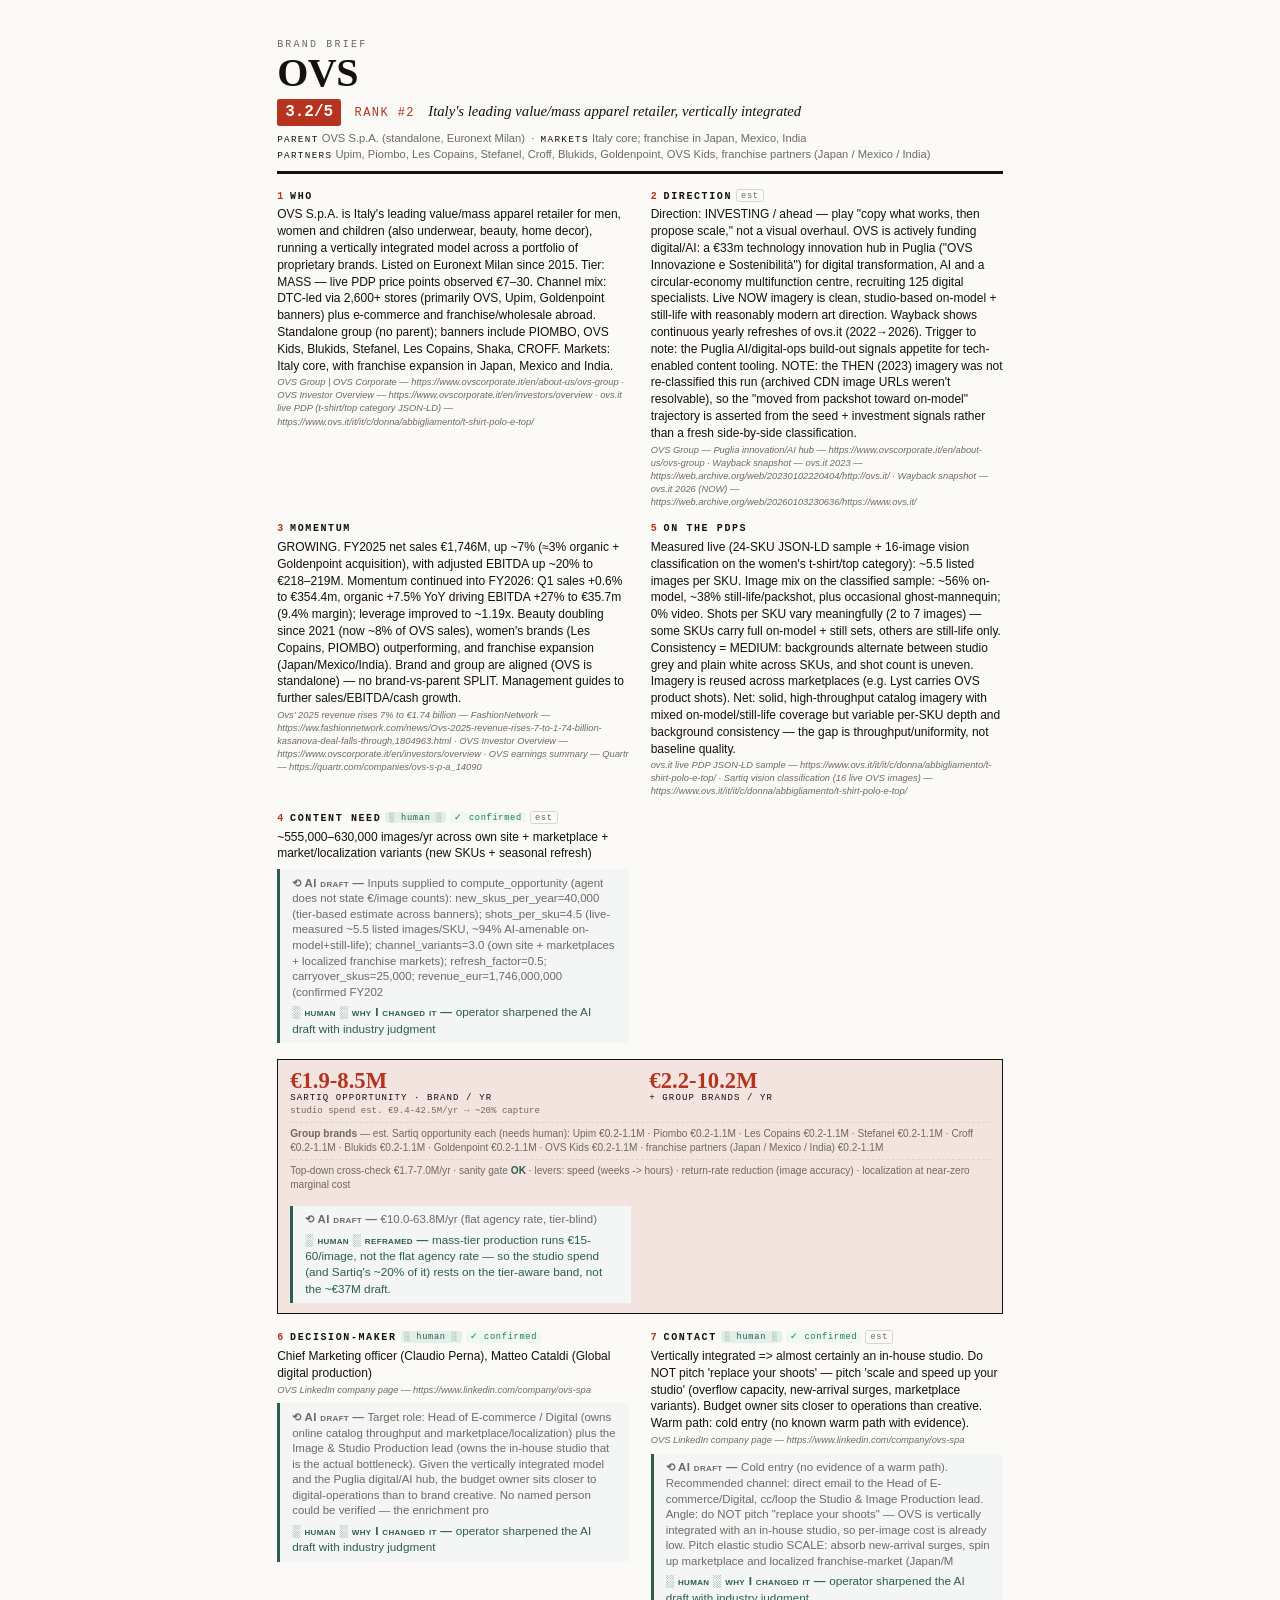
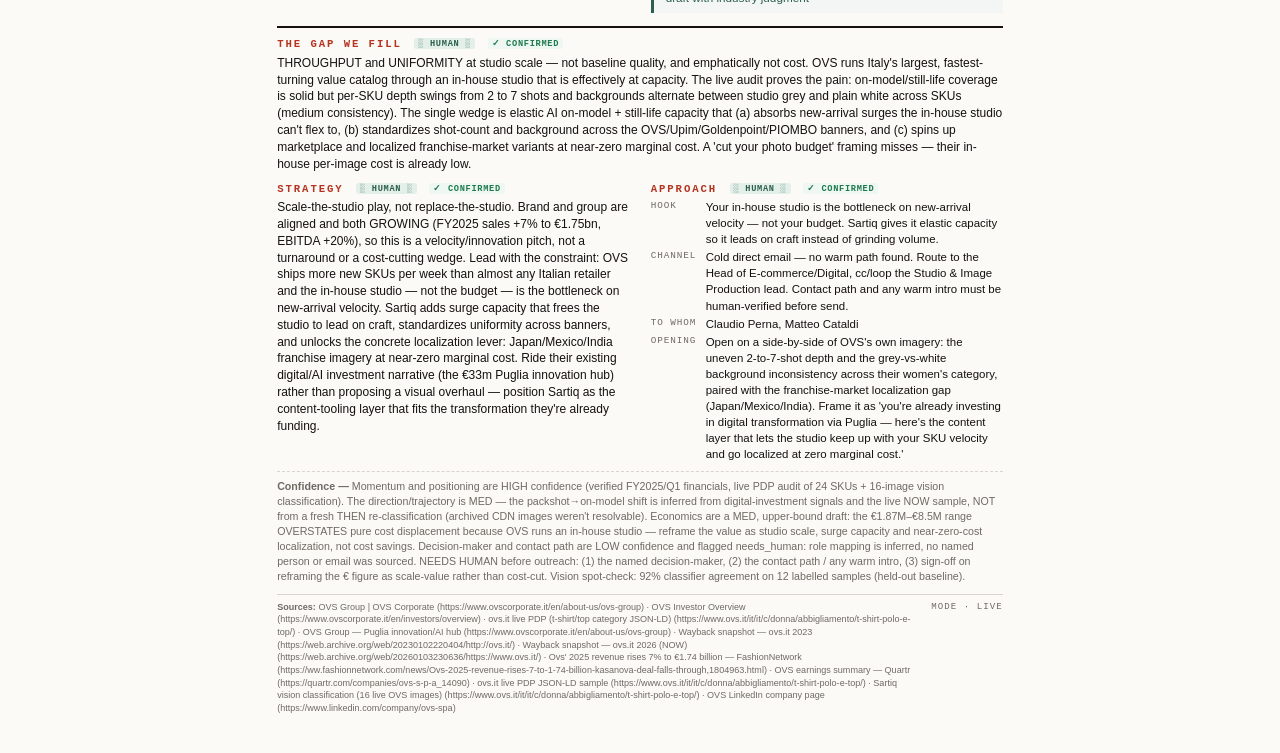
<file: samples/ovs.html>
<!doctype html>
<html lang="en">
<head>
  <meta charset="utf-8">
  <meta name="viewport" content="width=device-width, initial-scale=1">
  <title>Brand Brief — OVS</title>
  <style>/* Brand Brief — editorial one-pager.
   Swiss-International influence: a hard grid, a single accent, disciplined
   type contrast. Tuned to fit A4 / Letter on one page for the PDF path. */

:root {
  --ink: #14110f;
  --paper: #fbfaf7;
  --muted: #6f6a63;
  --hair: #d9d4cc;
  --accent: #b5331f; /* oxide red */
  --accent-soft: #f3e4df;
  --flag: #9a6a00;
  --human: #2c5f4f;

  --serif: "Iowan Old Style", "Palatino Linotype", Palatino, Georgia, serif;
  --sans: "Helvetica Neue", Helvetica, Arial, sans-serif;
  --mono: "SF Mono", "IBM Plex Mono", ui-monospace, Menlo, monospace;
}

@page {
  size: A4;
  margin: 12mm 14mm;
}

* {
  box-sizing: border-box;
}

html,
body {
  margin: 0;
  padding: 0;
  background: var(--paper);
  color: var(--ink);
  font-family: var(--sans);
  font-size: 9.4pt;
  line-height: 1.4;
}

.sheet {
  max-width: 200mm;
  margin: 0 auto;
  padding: 10mm 4mm;
}

/* ---- masthead ------------------------------------------------------------ */
.masthead {
  border-bottom: 2.5pt solid var(--ink);
  padding-bottom: 6pt;
  margin-bottom: 10pt;
}

.kicker {
  font-family: var(--mono);
  font-size: 7.5pt;
  letter-spacing: 0.22em;
  text-transform: uppercase;
  color: var(--muted);
}

.masthead h1 {
  font-family: var(--serif);
  font-weight: 700;
  font-size: 30pt;
  line-height: 0.96;
  margin: 2pt 0 5pt;
  letter-spacing: -0.01em;
}

.scoreline {
  display: flex;
  align-items: baseline;
  gap: 10pt;
  flex-wrap: wrap;
}

.score {
  font-family: var(--mono);
  font-size: 12pt;
  font-weight: 700;
  color: var(--paper);
  background: var(--accent);
  padding: 1.5pt 6pt;
  border-radius: 2pt;
}

.rank {
  font-family: var(--mono);
  font-size: 9pt;
  letter-spacing: 0.12em;
  color: var(--accent);
  text-transform: uppercase;
}

.positioning {
  font-family: var(--serif);
  font-style: italic;
  font-size: 11pt;
  color: var(--ink);
}

.meta {
  margin-top: 4pt;
  font-size: 8.4pt;
  color: var(--muted);
}

.meta .label {
  font-family: var(--mono);
  font-size: 7pt;
  letter-spacing: 0.14em;
  text-transform: uppercase;
  color: var(--ink);
}

/* ---- numbered answer grid ----------------------------------------------- */
.answers {
  display: grid;
  grid-template-columns: 1fr 1fr;
  gap: 7pt 16pt;
}

.qa {
  break-inside: avoid;
  padding-bottom: 1pt;
}

.qa .num {
  font-family: var(--mono);
  font-weight: 700;
  font-size: 7.5pt;
  letter-spacing: 0.16em;
  text-transform: uppercase;
  color: var(--accent);
  display: inline-block;
  margin-right: 4pt;
}

.qa .label {
  font-family: var(--mono);
  font-weight: 700;
  font-size: 7.5pt;
  letter-spacing: 0.16em;
  text-transform: uppercase;
}

.qa .body {
  margin-top: 1.5pt;
  font-size: 9pt;
}

.qa .src {
  display: block;
  margin-top: 1.5pt;
  font-size: 7pt;
  color: var(--muted);
  font-style: italic;
}

/* tags ---------------------------------------------------------------------*/
.tag {
  font-family: var(--mono);
  font-size: 6.5pt;
  letter-spacing: 0.08em;
  padding: 0.5pt 3pt;
  border-radius: 2pt;
  margin-left: 3pt;
  vertical-align: 1pt;
  white-space: nowrap;
}

.tag-human {
  color: var(--human);
  background: #e3efe9;
}

.tag-flag {
  color: var(--paper);
  background: var(--flag);
}

.tag-est {
  color: var(--muted);
  border: 0.5pt solid var(--hair);
}

/* ---- economics panel ----------------------------------------------------- */
.econ {
  grid-column: 1 / -1;
  margin: 4pt 0;
  border: 1pt solid var(--ink);
  background: var(--accent-soft);
  padding: 7pt 9pt;
  display: grid;
  grid-template-columns: 1fr 1fr;
  gap: 3pt 14pt;
  break-inside: avoid;
}

.econ .big {
  grid-column: span 1;
}

.econ .figure {
  font-family: var(--serif);
  font-weight: 700;
  font-size: 17pt;
  line-height: 1;
  color: var(--accent);
}

.econ .cap {
  font-family: var(--mono);
  font-size: 6.8pt;
  letter-spacing: 0.12em;
  text-transform: uppercase;
  color: var(--ink);
}

.econ .cross {
  grid-column: 1 / -1;
  font-size: 7.6pt;
  color: var(--muted);
  border-top: 0.5pt dashed var(--hair);
  padding-top: 3pt;
}

.gate-ok {
  color: var(--human);
  font-weight: 700;
}

.gate-bad {
  color: var(--flag);
  font-weight: 700;
}

/* ---- judgment block ------------------------------------------------------ */
.judgment {
  margin-top: 9pt;
  border-top: 1.5pt solid var(--ink);
  padding-top: 7pt;
  display: grid;
  grid-template-columns: 1fr 1fr;
  gap: 7pt 16pt;
}

.block h2 {
  font-family: var(--mono);
  font-size: 8pt;
  font-weight: 700;
  letter-spacing: 0.18em;
  text-transform: uppercase;
  margin: 0 0 2pt;
  color: var(--accent);
}

.block p {
  margin: 0;
  font-size: 9pt;
}

.gap-wide,
.approach-wide {
  grid-column: 1 / -1;
}

.approach dl {
  margin: 2pt 0 0;
  display: grid;
  grid-template-columns: max-content 1fr;
  gap: 1.5pt 7pt;
  font-size: 8.6pt;
}

.approach dt {
  font-family: var(--mono);
  font-size: 7pt;
  letter-spacing: 0.1em;
  text-transform: uppercase;
  color: var(--muted);
}

.approach dd {
  margin: 0;
}

.confidence {
  grid-column: 1 / -1;
  font-size: 8pt;
  color: var(--muted);
  border-top: 0.5pt dashed var(--hair);
  padding-top: 5pt;
}

/* ---- footer / sources ---------------------------------------------------- */
.colophon {
  margin-top: 8pt;
  border-top: 0.5pt solid var(--hair);
  padding-top: 4pt;
  font-size: 6.8pt;
  color: var(--muted);
  display: flex;
  justify-content: space-between;
  gap: 10pt;
}

.colophon .sources {
  flex: 1;
}

.colophon .mode {
  font-family: var(--mono);
  letter-spacing: 0.12em;
  text-transform: uppercase;
  white-space: nowrap;
}

/* AI-draft -> human-override delta — the visible judgment moment (§11/§12b). */
.delta {
  margin-top: 5pt;
  padding: 5pt 9pt;
  border-left: 2.5pt solid var(--human);
  background: #f3f6f4;
}
.delta .d-draft {
  display: block;
  color: var(--muted);
  font-size: 8.6pt;
  line-height: 1.36;
}
.delta .d-draft b,
.delta .d-human b {
  font-variant: small-caps;
  letter-spacing: 0.03em;
  font-weight: 600;
}
.delta .d-draft b {
  color: var(--muted);
}
.delta .d-human {
  display: block;
  margin-top: 3pt;
  color: var(--human);
  font-size: 8.8pt;
  line-height: 1.38;
}
.econ-delta {
  margin-top: 7pt;
}

/* operator-confirmed tag (the review form sets human_confirmed). */
.tag-ok {
  color: #1f7a4d;
  border-color: #bfe0cd;
  background: #eef7f1;
}

</style>
</head>
<body>
<main class="sheet">

  <header class="masthead">
    <div class="kicker">Brand Brief</div>
    <h1>OVS</h1>
    <div class="scoreline">
      <span class="score">3.2/5</span>
<span class="rank">Rank #2</span>      <span class="positioning">Italy&#39;s leading value/mass apparel retailer, vertically integrated</span>
    </div>
    <div class="meta">
      <span class="label">Parent</span> OVS S.p.A. (standalone, Euronext Milan)
      &nbsp;·&nbsp; <span class="label">Markets</span> Italy core; franchise in Japan, Mexico, India
<br><span class="label">Partners</span> Upim, Piombo, Les Copains, Stefanel, Croff, Blukids, Goldenpoint, OVS Kids, franchise partners (Japan / Mexico / India)    </div>
  </header>

  <section class="answers">
    <div class="qa">
  <div><span class="num">1</span><span class="label">Who</span></div>
  <div class="body">OVS S.p.A. is Italy&#39;s leading value/mass apparel retailer for men, women and children (also underwear, beauty, home decor), running a vertically integrated model across a portfolio of proprietary brands. Listed on Euronext Milan since 2015. Tier: MASS — live PDP price points observed €7–30. Channel mix: DTC-led via 2,600+ stores (primarily OVS, Upim, Goldenpoint banners) plus e-commerce and franchise/wholesale abroad. Standalone group (no parent); banners include PIOMBO, OVS Kids, Blukids, Stefanel, Les Copains, Shaka, CROFF. Markets: Italy core, with franchise expansion in Japan, Mexico and India.</div>
  <span class="src">OVS Group | OVS Corporate — https://www.ovscorporate.it/en/about-us/ovs-group · OVS Investor Overview — https://www.ovscorporate.it/en/investors/overview · ovs.it live PDP (t-shirt/top category JSON-LD) — https://www.ovs.it/it/it/c/donna/abbigliamento/t-shirt-polo-e-top/</span>
  
</div>
    <div class="qa">
  <div><span class="num">2</span><span class="label">Direction</span><span class="tag tag-est">est</span></div>
  <div class="body">Direction: INVESTING / ahead — play &#34;copy what works, then propose scale,&#34; not a visual overhaul. OVS is actively funding digital/AI: a €33m technology innovation hub in Puglia (&#34;OVS Innovazione e Sostenibilità&#34;) for digital transformation, AI and a circular-economy multifunction centre, recruiting 125 digital specialists. Live NOW imagery is clean, studio-based on-model + still-life with reasonably modern art direction. Wayback shows continuous yearly refreshes of ovs.it (2022→2026). Trigger to note: the Puglia AI/digital-ops build-out signals appetite for tech-enabled content tooling. NOTE: the THEN (2023) imagery was not re-classified this run (archived CDN image URLs weren&#39;t resolvable), so the &#34;moved from packshot toward on-model&#34; trajectory is asserted from the seed + investment signals rather than a fresh side-by-side classification.</div>
  <span class="src">OVS Group — Puglia innovation/AI hub — https://www.ovscorporate.it/en/about-us/ovs-group · Wayback snapshot — ovs.it 2023 — https://web.archive.org/web/20230102220404/http://ovs.it/ · Wayback snapshot — ovs.it 2026 (NOW) — https://web.archive.org/web/20260103230636/https://www.ovs.it/</span>
  
</div>
    <div class="qa">
  <div><span class="num">3</span><span class="label">Momentum</span></div>
  <div class="body">GROWING. FY2025 net sales €1,746M, up ~7% (≈3% organic + Goldenpoint acquisition), with adjusted EBITDA up ~20% to €218–219M. Momentum continued into FY2026: Q1 sales +0.6% to €354.4m, organic +7.5% YoY driving EBITDA +27% to €35.7m (9.4% margin); leverage improved to ~1.19x. Beauty doubling since 2021 (now ~8% of OVS sales), women&#39;s brands (Les Copains, PIOMBO) outperforming, and franchise expansion (Japan/Mexico/India). Brand and group are aligned (OVS is standalone) — no brand-vs-parent SPLIT. Management guides to further sales/EBITDA/cash growth.</div>
  <span class="src">Ovs&#39; 2025 revenue rises 7% to €1.74 billion — FashionNetwork — https://ww.fashionnetwork.com/news/Ovs-2025-revenue-rises-7-to-1-74-billion-kasanova-deal-falls-through,1804963.html · OVS Investor Overview — https://www.ovscorporate.it/en/investors/overview · OVS earnings summary — Quartr — https://quartr.com/companies/ovs-s-p-a_14090</span>
  
</div>
    <div class="qa">
  <div><span class="num">5</span><span class="label">On the PDPs</span></div>
  <div class="body">Measured live (24-SKU JSON-LD sample + 16-image vision classification on the women&#39;s t-shirt/top category): ~5.5 listed images per SKU. Image mix on the classified sample: ~56% on-model, ~38% still-life/packshot, plus occasional ghost-mannequin; 0% video. Shots per SKU vary meaningfully (2 to 7 images) — some SKUs carry full on-model + still sets, others are still-life only. Consistency = MEDIUM: backgrounds alternate between studio grey and plain white across SKUs, and shot count is uneven. Imagery is reused across marketplaces (e.g. Lyst carries OVS product shots). Net: solid, high-throughput catalog imagery with mixed on-model/still-life coverage but variable per-SKU depth and background consistency — the gap is throughput/uniformity, not baseline quality.</div>
  <span class="src">ovs.it live PDP JSON-LD sample — https://www.ovs.it/it/it/c/donna/abbigliamento/t-shirt-polo-e-top/ · Sartiq vision classification (16 live OVS images) — https://www.ovs.it/it/it/c/donna/abbigliamento/t-shirt-polo-e-top/</span>
  
</div>
    <div class="qa">
  <div><span class="num">4</span><span class="label">Content need</span><span class="tag tag-human">░ human ░</span><span class="tag tag-ok">✓ confirmed</span><span class="tag tag-est">est</span></div>
  <div class="body">~555,000–630,000 images/yr across own site + marketplace + market/localization variants (new SKUs + seasonal refresh)</div>
  
  <div class="delta"><span class="d-draft"><b>⟲ AI draft —</b> Inputs supplied to compute_opportunity (agent does not state €/image counts): new_skus_per_year=40,000 (tier-based estimate across banners); shots_per_sku=4.5 (live-measured ~5.5 listed images/SKU, ~94% AI-amenable on-model+still-life); channel_variants=3.0 (own site + marketplaces + localized franchise markets); refresh_factor=0.5; carryover_skus=25,000; revenue_eur=1,746,000,000 (confirmed FY202</span><span class="d-human"><b>░ human ░ why I changed it —</b> operator sharpened the AI draft with industry judgment</span></div>
</div>

    <div class="econ">
      <div class="big">
        <div class="figure">€1.9-8.5M</div>
        <div class="cap">Sartiq opportunity · brand / yr</div>
        <div class="cap" style="color:var(--muted);text-transform:none;letter-spacing:0">studio spend est. €9.4-42.5M/yr → ~20% capture</div>
      </div>
      <div class="big">
        <div class="figure">€2.2-10.2M</div>
        <div class="cap">+ group brands / yr</div>
      </div>
<div class="cross" style="grid-column:1 / -1"><b>Group brands</b> — est. Sartiq opportunity each (needs human): Upim €0.2-1.1M · Piombo €0.2-1.1M · Les Copains €0.2-1.1M · Stefanel €0.2-1.1M · Croff €0.2-1.1M · Blukids €0.2-1.1M · Goldenpoint €0.2-1.1M · OVS Kids €0.2-1.1M · franchise partners (Japan / Mexico / India) €0.2-1.1M</div>      <div class="cross">
        Top-down cross-check €1.7-7.0M/yr ·
        sanity gate <span class="gate-ok">OK</span>        · levers: speed (weeks -&gt; hours) · return-rate reduction (image accuracy) · localization at near-zero marginal cost
      </div>
<div class="delta econ-delta"><span class="d-draft"><b>⟲ AI draft —</b> €10.0-63.8M/yr (flat agency rate, tier-blind)</span><span class="d-human"><b>░ human ░ reframed —</b> mass-tier production runs €15-60/image, not the flat agency rate — so the studio spend (and Sartiq&#39;s ~20% of it) rests on the tier-aware band, not the ~€37M draft.</span></div>    </div>

    <div class="qa">
  <div><span class="num">6</span><span class="label">Decision-maker</span><span class="tag tag-human">░ human ░</span><span class="tag tag-ok">✓ confirmed</span></div>
  <div class="body">Chief Marketing officer (Claudio Perna), Matteo Cataldi (Global digital production)</div>
  <span class="src">OVS LinkedIn company page — https://www.linkedin.com/company/ovs-spa</span>
  <div class="delta"><span class="d-draft"><b>⟲ AI draft —</b> Target role: Head of E-commerce / Digital (owns online catalog throughput and marketplace/localization) plus the Image &amp; Studio Production lead (owns the in-house studio that is the actual bottleneck). Given the vertically integrated model and the Puglia digital/AI hub, the budget owner sits closer to digital-operations than to brand creative. No named person could be verified — the enrichment pro</span><span class="d-human"><b>░ human ░ why I changed it —</b> operator sharpened the AI draft with industry judgment</span></div>
</div>
    <div class="qa">
  <div><span class="num">7</span><span class="label">Contact</span><span class="tag tag-human">░ human ░</span><span class="tag tag-ok">✓ confirmed</span><span class="tag tag-est">est</span></div>
  <div class="body">Vertically integrated =&gt; almost certainly an in-house studio. Do NOT pitch &#39;replace your shoots&#39; — pitch &#39;scale and speed up your studio&#39; (overflow capacity, new-arrival surges, marketplace variants). Budget owner sits closer to operations than creative.  Warm path: cold entry (no known warm path with evidence).</div>
  <span class="src">OVS LinkedIn company page — https://www.linkedin.com/company/ovs-spa</span>
  <div class="delta"><span class="d-draft"><b>⟲ AI draft —</b> Cold entry (no evidence of a warm path). Recommended channel: direct email to the Head of E-commerce/Digital, cc/loop the Studio &amp; Image Production lead. Angle: do NOT pitch &#34;replace your shoots&#34; — OVS is vertically integrated with an in-house studio, so per-image cost is already low. Pitch elastic studio SCALE: absorb new-arrival surges, spin up marketplace and localized franchise-market (Japan/M</span><span class="d-human"><b>░ human ░ why I changed it —</b> operator sharpened the AI draft with industry judgment</span></div>
</div>
  </section>

  <section class="judgment">
    <div class="block gap-wide">
      <h2>The gap we fill <span class="tag tag-human">░ human ░</span> <span class="tag tag-ok">✓ confirmed</span></h2>
      <p>THROUGHPUT and UNIFORMITY at studio scale — not baseline quality, and emphatically not cost. OVS runs Italy&#39;s largest, fastest-turning value catalog through an in-house studio that is effectively at capacity. The live audit proves the pain: on-model/still-life coverage is solid but per-SKU depth swings from 2 to 7 shots and backgrounds alternate between studio grey and plain white across SKUs (medium consistency). The single wedge is elastic AI on-model + still-life capacity that (a) absorbs new-arrival surges the in-house studio can&#39;t flex to, (b) standardizes shot-count and background across the OVS/Upim/Goldenpoint/PIOMBO banners, and (c) spins up marketplace and localized franchise-market variants at near-zero marginal cost. A &#39;cut your photo budget&#39; framing misses — their in-house per-image cost is already low.</p>
      
    </div>
    <div class="block">
      <h2>Strategy <span class="tag tag-human">░ human ░</span> <span class="tag tag-ok">✓ confirmed</span></h2>
      <p>Scale-the-studio play, not replace-the-studio. Brand and group are aligned and both GROWING (FY2025 sales +7% to €1.75bn, EBITDA +20%), so this is a velocity/innovation pitch, not a turnaround or a cost-cutting wedge. Lead with the constraint: OVS ships more new SKUs per week than almost any Italian retailer and the in-house studio — not the budget — is the bottleneck on new-arrival velocity. Sartiq adds surge capacity that frees the studio to lead on craft, standardizes uniformity across banners, and unlocks the concrete localization lever: Japan/Mexico/India franchise imagery at near-zero marginal cost. Ride their existing digital/AI investment narrative (the €33m Puglia innovation hub) rather than proposing a visual overhaul — position Sartiq as the content-tooling layer that fits the transformation they&#39;re already funding.</p>
      
    </div>
    <div class="block approach">
      <h2>Approach <span class="tag tag-human">░ human ░</span> <span class="tag tag-ok">✓ confirmed</span></h2>
      <dl>
        <dt>Hook</dt><dd>Your in-house studio is the bottleneck on new-arrival velocity — not your budget. Sartiq gives it elastic capacity so it leads on craft instead of grinding volume.</dd>
        <dt>Channel</dt><dd>Cold direct email — no warm path found. Route to the Head of E-commerce/Digital, cc/loop the Studio &amp; Image Production lead. Contact path and any warm intro must be human-verified before send.</dd>
        <dt>To whom</dt><dd>Claudio Perna, Matteo Cataldi</dd>
        <dt>Opening</dt><dd>Open on a side-by-side of OVS&#39;s own imagery: the uneven 2-to-7-shot depth and the grey-vs-white background inconsistency across their women&#39;s category, paired with the franchise-market localization gap (Japan/Mexico/India). Frame it as &#39;you&#39;re already investing in digital transformation via Puglia — here&#39;s the content layer that lets the studio keep up with your SKU velocity and go localized at zero marginal cost.&#39;</dd>
      </dl>
    </div>
    <div class="confidence">
      <strong>Confidence —</strong> Momentum and positioning are HIGH confidence (verified FY2025/Q1 financials, live PDP audit of 24 SKUs + 16-image vision classification). The direction/trajectory is MED — the packshot→on-model shift is inferred from digital-investment signals and the live NOW sample, NOT from a fresh THEN re-classification (archived CDN images weren&#39;t resolvable). Economics are a MED, upper-bound draft: the €1.87M–€8.5M range OVERSTATES pure cost displacement because OVS runs an in-house studio — reframe the value as studio scale, surge capacity and near-zero-cost localization, not cost savings. Decision-maker and contact path are LOW confidence and flagged needs_human: role mapping is inferred, no named person or email was sourced. NEEDS HUMAN before outreach: (1) the named decision-maker, (2) the contact path / any warm intro, (3) sign-off on reframing the € figure as scale-value rather than cost-cut. Vision spot-check: 92% classifier agreement on 12 labelled samples (held-out baseline).
    </div>
  </section>

  <footer class="colophon">
    <div class="sources">
<strong>Sources:</strong>
OVS Group | OVS Corporate (https://www.ovscorporate.it/en/about-us/ovs-group) · OVS Investor Overview (https://www.ovscorporate.it/en/investors/overview) · ovs.it live PDP (t-shirt/top category JSON-LD) (https://www.ovs.it/it/it/c/donna/abbigliamento/t-shirt-polo-e-top/) · OVS Group — Puglia innovation/AI hub (https://www.ovscorporate.it/en/about-us/ovs-group) · Wayback snapshot — ovs.it 2023 (https://web.archive.org/web/20230102220404/http://ovs.it/) · Wayback snapshot — ovs.it 2026 (NOW) (https://web.archive.org/web/20260103230636/https://www.ovs.it/) · Ovs&#39; 2025 revenue rises 7% to €1.74 billion — FashionNetwork (https://ww.fashionnetwork.com/news/Ovs-2025-revenue-rises-7-to-1-74-billion-kasanova-deal-falls-through,1804963.html) · OVS earnings summary — Quartr (https://quartr.com/companies/ovs-s-p-a_14090) · ovs.it live PDP JSON-LD sample (https://www.ovs.it/it/it/c/donna/abbigliamento/t-shirt-polo-e-top/) · Sartiq vision classification (16 live OVS images) (https://www.ovs.it/it/it/c/donna/abbigliamento/t-shirt-polo-e-top/) · OVS LinkedIn company page (https://www.linkedin.com/company/ovs-spa)    </div>
    <div class="mode">Mode · live</div>
  </footer>

</main>
</body>
</html>
</file>
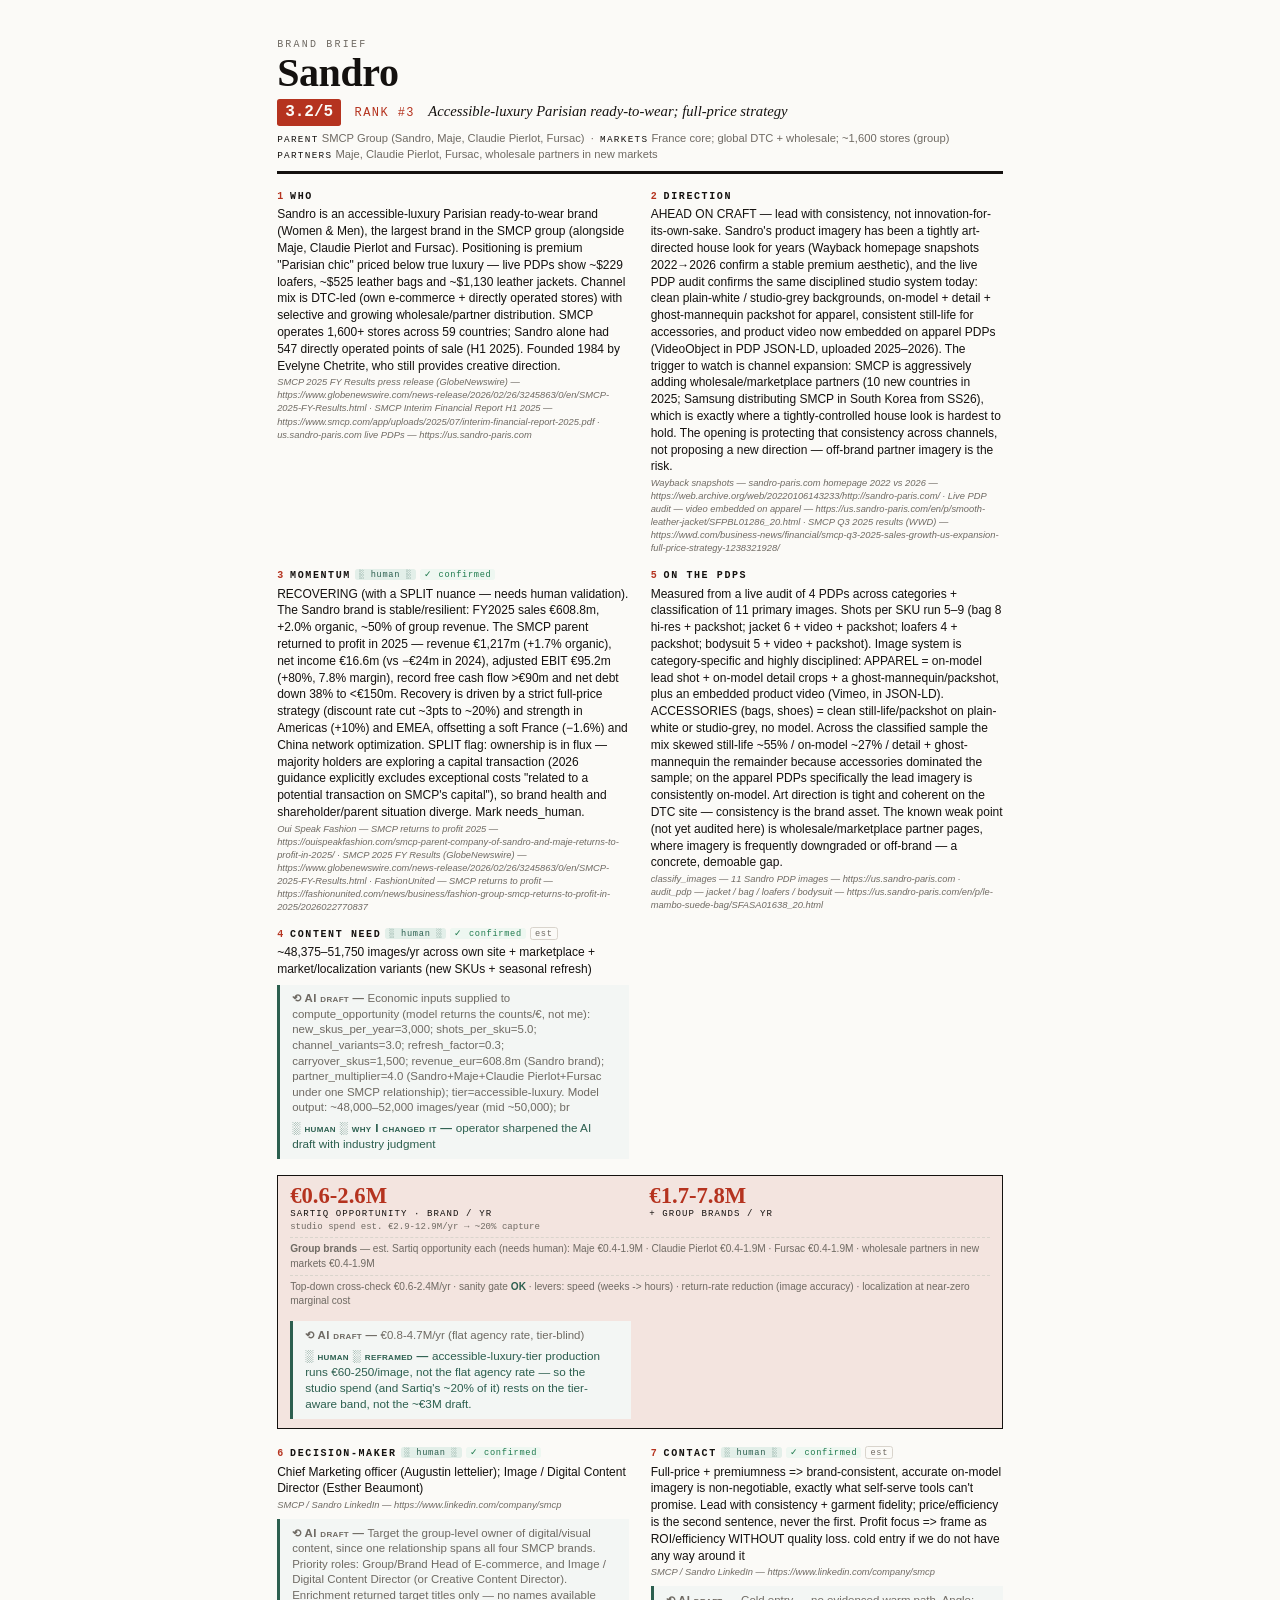
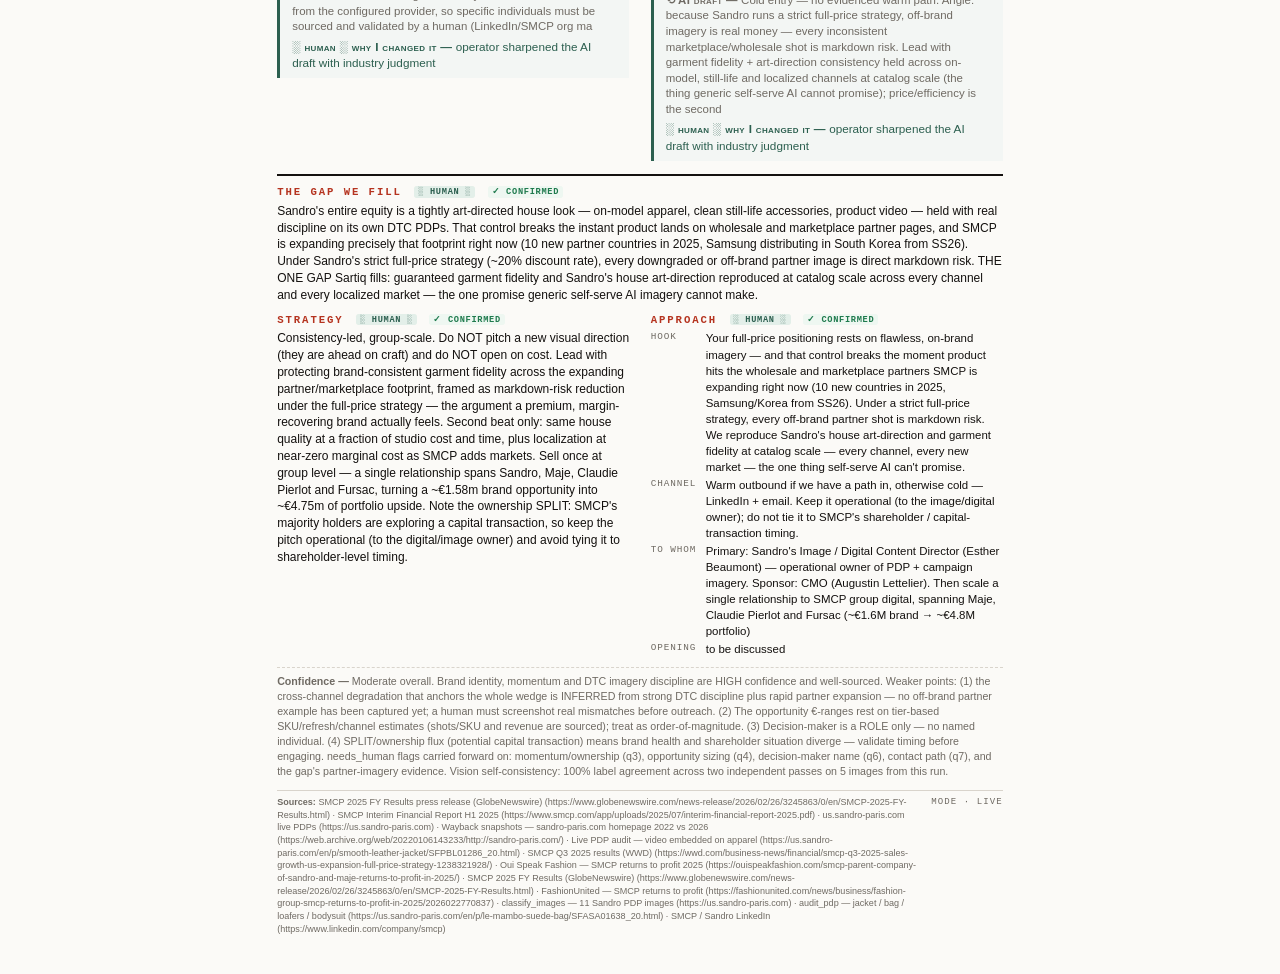
<file: samples/sandro.html>
<!doctype html>
<html lang="en">
<head>
  <meta charset="utf-8">
  <meta name="viewport" content="width=device-width, initial-scale=1">
  <title>Brand Brief — Sandro</title>
  <style>/* Brand Brief — editorial one-pager.
   Swiss-International influence: a hard grid, a single accent, disciplined
   type contrast. Tuned to fit A4 / Letter on one page for the PDF path. */

:root {
  --ink: #14110f;
  --paper: #fbfaf7;
  --muted: #6f6a63;
  --hair: #d9d4cc;
  --accent: #b5331f; /* oxide red */
  --accent-soft: #f3e4df;
  --flag: #9a6a00;
  --human: #2c5f4f;

  --serif: "Iowan Old Style", "Palatino Linotype", Palatino, Georgia, serif;
  --sans: "Helvetica Neue", Helvetica, Arial, sans-serif;
  --mono: "SF Mono", "IBM Plex Mono", ui-monospace, Menlo, monospace;
}

@page {
  size: A4;
  margin: 12mm 14mm;
}

* {
  box-sizing: border-box;
}

html,
body {
  margin: 0;
  padding: 0;
  background: var(--paper);
  color: var(--ink);
  font-family: var(--sans);
  font-size: 9.4pt;
  line-height: 1.4;
}

.sheet {
  max-width: 200mm;
  margin: 0 auto;
  padding: 10mm 4mm;
}

/* ---- masthead ------------------------------------------------------------ */
.masthead {
  border-bottom: 2.5pt solid var(--ink);
  padding-bottom: 6pt;
  margin-bottom: 10pt;
}

.kicker {
  font-family: var(--mono);
  font-size: 7.5pt;
  letter-spacing: 0.22em;
  text-transform: uppercase;
  color: var(--muted);
}

.masthead h1 {
  font-family: var(--serif);
  font-weight: 700;
  font-size: 30pt;
  line-height: 0.96;
  margin: 2pt 0 5pt;
  letter-spacing: -0.01em;
}

.scoreline {
  display: flex;
  align-items: baseline;
  gap: 10pt;
  flex-wrap: wrap;
}

.score {
  font-family: var(--mono);
  font-size: 12pt;
  font-weight: 700;
  color: var(--paper);
  background: var(--accent);
  padding: 1.5pt 6pt;
  border-radius: 2pt;
}

.rank {
  font-family: var(--mono);
  font-size: 9pt;
  letter-spacing: 0.12em;
  color: var(--accent);
  text-transform: uppercase;
}

.positioning {
  font-family: var(--serif);
  font-style: italic;
  font-size: 11pt;
  color: var(--ink);
}

.meta {
  margin-top: 4pt;
  font-size: 8.4pt;
  color: var(--muted);
}

.meta .label {
  font-family: var(--mono);
  font-size: 7pt;
  letter-spacing: 0.14em;
  text-transform: uppercase;
  color: var(--ink);
}

/* ---- numbered answer grid ----------------------------------------------- */
.answers {
  display: grid;
  grid-template-columns: 1fr 1fr;
  gap: 7pt 16pt;
}

.qa {
  break-inside: avoid;
  padding-bottom: 1pt;
}

.qa .num {
  font-family: var(--mono);
  font-weight: 700;
  font-size: 7.5pt;
  letter-spacing: 0.16em;
  text-transform: uppercase;
  color: var(--accent);
  display: inline-block;
  margin-right: 4pt;
}

.qa .label {
  font-family: var(--mono);
  font-weight: 700;
  font-size: 7.5pt;
  letter-spacing: 0.16em;
  text-transform: uppercase;
}

.qa .body {
  margin-top: 1.5pt;
  font-size: 9pt;
}

.qa .src {
  display: block;
  margin-top: 1.5pt;
  font-size: 7pt;
  color: var(--muted);
  font-style: italic;
}

/* tags ---------------------------------------------------------------------*/
.tag {
  font-family: var(--mono);
  font-size: 6.5pt;
  letter-spacing: 0.08em;
  padding: 0.5pt 3pt;
  border-radius: 2pt;
  margin-left: 3pt;
  vertical-align: 1pt;
  white-space: nowrap;
}

.tag-human {
  color: var(--human);
  background: #e3efe9;
}

.tag-flag {
  color: var(--paper);
  background: var(--flag);
}

.tag-est {
  color: var(--muted);
  border: 0.5pt solid var(--hair);
}

/* ---- economics panel ----------------------------------------------------- */
.econ {
  grid-column: 1 / -1;
  margin: 4pt 0;
  border: 1pt solid var(--ink);
  background: var(--accent-soft);
  padding: 7pt 9pt;
  display: grid;
  grid-template-columns: 1fr 1fr;
  gap: 3pt 14pt;
  break-inside: avoid;
}

.econ .big {
  grid-column: span 1;
}

.econ .figure {
  font-family: var(--serif);
  font-weight: 700;
  font-size: 17pt;
  line-height: 1;
  color: var(--accent);
}

.econ .cap {
  font-family: var(--mono);
  font-size: 6.8pt;
  letter-spacing: 0.12em;
  text-transform: uppercase;
  color: var(--ink);
}

.econ .cross {
  grid-column: 1 / -1;
  font-size: 7.6pt;
  color: var(--muted);
  border-top: 0.5pt dashed var(--hair);
  padding-top: 3pt;
}

.gate-ok {
  color: var(--human);
  font-weight: 700;
}

.gate-bad {
  color: var(--flag);
  font-weight: 700;
}

/* ---- judgment block ------------------------------------------------------ */
.judgment {
  margin-top: 9pt;
  border-top: 1.5pt solid var(--ink);
  padding-top: 7pt;
  display: grid;
  grid-template-columns: 1fr 1fr;
  gap: 7pt 16pt;
}

.block h2 {
  font-family: var(--mono);
  font-size: 8pt;
  font-weight: 700;
  letter-spacing: 0.18em;
  text-transform: uppercase;
  margin: 0 0 2pt;
  color: var(--accent);
}

.block p {
  margin: 0;
  font-size: 9pt;
}

.gap-wide,
.approach-wide {
  grid-column: 1 / -1;
}

.approach dl {
  margin: 2pt 0 0;
  display: grid;
  grid-template-columns: max-content 1fr;
  gap: 1.5pt 7pt;
  font-size: 8.6pt;
}

.approach dt {
  font-family: var(--mono);
  font-size: 7pt;
  letter-spacing: 0.1em;
  text-transform: uppercase;
  color: var(--muted);
}

.approach dd {
  margin: 0;
}

.confidence {
  grid-column: 1 / -1;
  font-size: 8pt;
  color: var(--muted);
  border-top: 0.5pt dashed var(--hair);
  padding-top: 5pt;
}

/* ---- footer / sources ---------------------------------------------------- */
.colophon {
  margin-top: 8pt;
  border-top: 0.5pt solid var(--hair);
  padding-top: 4pt;
  font-size: 6.8pt;
  color: var(--muted);
  display: flex;
  justify-content: space-between;
  gap: 10pt;
}

.colophon .sources {
  flex: 1;
}

.colophon .mode {
  font-family: var(--mono);
  letter-spacing: 0.12em;
  text-transform: uppercase;
  white-space: nowrap;
}

/* AI-draft -> human-override delta — the visible judgment moment (§11/§12b). */
.delta {
  margin-top: 5pt;
  padding: 5pt 9pt;
  border-left: 2.5pt solid var(--human);
  background: #f3f6f4;
}
.delta .d-draft {
  display: block;
  color: var(--muted);
  font-size: 8.6pt;
  line-height: 1.36;
}
.delta .d-draft b,
.delta .d-human b {
  font-variant: small-caps;
  letter-spacing: 0.03em;
  font-weight: 600;
}
.delta .d-draft b {
  color: var(--muted);
}
.delta .d-human {
  display: block;
  margin-top: 3pt;
  color: var(--human);
  font-size: 8.8pt;
  line-height: 1.38;
}
.econ-delta {
  margin-top: 7pt;
}

/* operator-confirmed tag (the review form sets human_confirmed). */
.tag-ok {
  color: #1f7a4d;
  border-color: #bfe0cd;
  background: #eef7f1;
}

</style>
</head>
<body>
<main class="sheet">

  <header class="masthead">
    <div class="kicker">Brand Brief</div>
    <h1>Sandro</h1>
    <div class="scoreline">
      <span class="score">3.2/5</span>
<span class="rank">Rank #3</span>      <span class="positioning">Accessible-luxury Parisian ready-to-wear; full-price strategy</span>
    </div>
    <div class="meta">
      <span class="label">Parent</span> SMCP Group (Sandro, Maje, Claudie Pierlot, Fursac)
      &nbsp;·&nbsp; <span class="label">Markets</span> France core; global DTC + wholesale; ~1,600 stores (group)
<br><span class="label">Partners</span> Maje, Claudie Pierlot, Fursac, wholesale partners in new markets    </div>
  </header>

  <section class="answers">
    <div class="qa">
  <div><span class="num">1</span><span class="label">Who</span></div>
  <div class="body">Sandro is an accessible-luxury Parisian ready-to-wear brand (Women &amp; Men), the largest brand in the SMCP group (alongside Maje, Claudie Pierlot and Fursac). Positioning is premium &#34;Parisian chic&#34; priced below true luxury — live PDPs show ~$229 loafers, ~$525 leather bags and ~$1,130 leather jackets. Channel mix is DTC-led (own e-commerce + directly operated stores) with selective and growing wholesale/partner distribution. SMCP operates 1,600+ stores across 59 countries; Sandro alone had 547 directly operated points of sale (H1 2025). Founded 1984 by Evelyne Chetrite, who still provides creative direction.</div>
  <span class="src">SMCP 2025 FY Results press release (GlobeNewswire) — https://www.globenewswire.com/news-release/2026/02/26/3245863/0/en/SMCP-2025-FY-Results.html · SMCP Interim Financial Report H1 2025 — https://www.smcp.com/app/uploads/2025/07/interim-financial-report-2025.pdf · us.sandro-paris.com live PDPs — https://us.sandro-paris.com</span>
  
</div>
    <div class="qa">
  <div><span class="num">2</span><span class="label">Direction</span></div>
  <div class="body">AHEAD ON CRAFT — lead with consistency, not innovation-for-its-own-sake. Sandro&#39;s product imagery has been a tightly art-directed house look for years (Wayback homepage snapshots 2022→2026 confirm a stable premium aesthetic), and the live PDP audit confirms the same disciplined studio system today: clean plain-white / studio-grey backgrounds, on-model + detail + ghost-mannequin packshot for apparel, consistent still-life for accessories, and product video now embedded on apparel PDPs (VideoObject in PDP JSON-LD, uploaded 2025–2026). The trigger to watch is channel expansion: SMCP is aggressively adding wholesale/marketplace partners (10 new countries in 2025; Samsung distributing SMCP in South Korea from SS26), which is exactly where a tightly-controlled house look is hardest to hold. The opening is protecting that consistency across channels, not proposing a new direction — off-brand partner imagery is the risk.</div>
  <span class="src">Wayback snapshots — sandro-paris.com homepage 2022 vs 2026 — https://web.archive.org/web/20220106143233/http://sandro-paris.com/ · Live PDP audit — video embedded on apparel — https://us.sandro-paris.com/en/p/smooth-leather-jacket/SFPBL01286_20.html · SMCP Q3 2025 results (WWD) — https://wwd.com/business-news/financial/smcp-q3-2025-sales-growth-us-expansion-full-price-strategy-1238321928/</span>
  
</div>
    <div class="qa">
  <div><span class="num">3</span><span class="label">Momentum</span><span class="tag tag-human">░ human ░</span><span class="tag tag-ok">✓ confirmed</span></div>
  <div class="body">RECOVERING (with a SPLIT nuance — needs human validation). The Sandro brand is stable/resilient: FY2025 sales €608.8m, +2.0% organic, ~50% of group revenue. The SMCP parent returned to profit in 2025 — revenue €1,217m (+1.7% organic), net income €16.6m (vs −€24m in 2024), adjusted EBIT €95.2m (+80%, 7.8% margin), record free cash flow &gt;€90m and net debt down 38% to &lt;€150m. Recovery is driven by a strict full-price strategy (discount rate cut ~3pts to ~20%) and strength in Americas (+10%) and EMEA, offsetting a soft France (−1.6%) and China network optimization. SPLIT flag: ownership is in flux — majority holders are exploring a capital transaction (2026 guidance explicitly excludes exceptional costs &#34;related to a potential transaction on SMCP&#39;s capital&#34;), so brand health and shareholder/parent situation diverge. Mark needs_human.</div>
  <span class="src">Oui Speak Fashion — SMCP returns to profit 2025 — https://ouispeakfashion.com/smcp-parent-company-of-sandro-and-maje-returns-to-profit-in-2025/ · SMCP 2025 FY Results (GlobeNewswire) — https://www.globenewswire.com/news-release/2026/02/26/3245863/0/en/SMCP-2025-FY-Results.html · FashionUnited — SMCP returns to profit — https://fashionunited.com/news/business/fashion-group-smcp-returns-to-profit-in-2025/2026022770837</span>
  
</div>
    <div class="qa">
  <div><span class="num">5</span><span class="label">On the PDPs</span></div>
  <div class="body">Measured from a live audit of 4 PDPs across categories + classification of 11 primary images. Shots per SKU run 5–9 (bag 8 hi-res + packshot; jacket 6 + video + packshot; loafers 4 + packshot; bodysuit 5 + video + packshot). Image system is category-specific and highly disciplined: APPAREL = on-model lead shot + on-model detail crops + a ghost-mannequin/packshot, plus an embedded product video (Vimeo, in JSON-LD). ACCESSORIES (bags, shoes) = clean still-life/packshot on plain-white or studio-grey, no model. Across the classified sample the mix skewed still-life ~55% / on-model ~27% / detail + ghost-mannequin the remainder because accessories dominated the sample; on the apparel PDPs specifically the lead imagery is consistently on-model. Art direction is tight and coherent on the DTC site — consistency is the brand asset. The known weak point (not yet audited here) is wholesale/marketplace partner pages, where imagery is frequently downgraded or off-brand — a concrete, demoable gap.</div>
  <span class="src">classify_images — 11 Sandro PDP images — https://us.sandro-paris.com · audit_pdp — jacket / bag / loafers / bodysuit — https://us.sandro-paris.com/en/p/le-mambo-suede-bag/SFASA01638_20.html</span>
  
</div>
    <div class="qa">
  <div><span class="num">4</span><span class="label">Content need</span><span class="tag tag-human">░ human ░</span><span class="tag tag-ok">✓ confirmed</span><span class="tag tag-est">est</span></div>
  <div class="body">~48,375–51,750 images/yr across own site + marketplace + market/localization variants (new SKUs + seasonal refresh)</div>
  
  <div class="delta"><span class="d-draft"><b>⟲ AI draft —</b> Economic inputs supplied to compute_opportunity (model returns the counts/€, not me): new_skus_per_year=3,000; shots_per_sku=5.0; channel_variants=3.0; refresh_factor=0.3; carryover_skus=1,500; revenue_eur=608.8m (Sandro brand); partner_multiplier=4.0 (Sandro+Maje+Claudie Pierlot+Fursac under one SMCP relationship); tier=accessible-luxury. Model output: ~48,000–52,000 images/year (mid ~50,000); br</span><span class="d-human"><b>░ human ░ why I changed it —</b> operator sharpened the AI draft with industry judgment</span></div>
</div>

    <div class="econ">
      <div class="big">
        <div class="figure">€0.6-2.6M</div>
        <div class="cap">Sartiq opportunity · brand / yr</div>
        <div class="cap" style="color:var(--muted);text-transform:none;letter-spacing:0">studio spend est. €2.9-12.9M/yr → ~20% capture</div>
      </div>
      <div class="big">
        <div class="figure">€1.7-7.8M</div>
        <div class="cap">+ group brands / yr</div>
      </div>
<div class="cross" style="grid-column:1 / -1"><b>Group brands</b> — est. Sartiq opportunity each (needs human): Maje €0.4-1.9M · Claudie Pierlot €0.4-1.9M · Fursac €0.4-1.9M · wholesale partners in new markets €0.4-1.9M</div>      <div class="cross">
        Top-down cross-check €0.6-2.4M/yr ·
        sanity gate <span class="gate-ok">OK</span>        · levers: speed (weeks -&gt; hours) · return-rate reduction (image accuracy) · localization at near-zero marginal cost
      </div>
<div class="delta econ-delta"><span class="d-draft"><b>⟲ AI draft —</b> €0.8-4.7M/yr (flat agency rate, tier-blind)</span><span class="d-human"><b>░ human ░ reframed —</b> accessible-luxury-tier production runs €60-250/image, not the flat agency rate — so the studio spend (and Sartiq&#39;s ~20% of it) rests on the tier-aware band, not the ~€3M draft.</span></div>    </div>

    <div class="qa">
  <div><span class="num">6</span><span class="label">Decision-maker</span><span class="tag tag-human">░ human ░</span><span class="tag tag-ok">✓ confirmed</span></div>
  <div class="body">Chief Marketing officer (Augustin lettelier); Image / Digital Content Director (Esther Beaumont) </div>
  <span class="src">SMCP / Sandro LinkedIn — https://www.linkedin.com/company/smcp</span>
  <div class="delta"><span class="d-draft"><b>⟲ AI draft —</b> Target the group-level owner of digital/visual content, since one relationship spans all four SMCP brands. Priority roles: Group/Brand Head of E-commerce, and Image / Digital Content Director (or Creative Content Director). Enrichment returned target titles only — no names available from the configured provider, so specific individuals must be sourced and validated by a human (LinkedIn/SMCP org ma</span><span class="d-human"><b>░ human ░ why I changed it —</b> operator sharpened the AI draft with industry judgment</span></div>
</div>
    <div class="qa">
  <div><span class="num">7</span><span class="label">Contact</span><span class="tag tag-human">░ human ░</span><span class="tag tag-ok">✓ confirmed</span><span class="tag tag-est">est</span></div>
  <div class="body">Full-price + premiumness =&gt; brand-consistent, accurate on-model imagery is non-negotiable, exactly what self-serve tools can&#39;t promise. Lead with consistency + garment fidelity; price/efficiency is the second sentence, never the first. Profit focus =&gt; frame as ROI/efficiency WITHOUT quality loss.  cold entry if we do not have any way around it </div>
  <span class="src">SMCP / Sandro LinkedIn — https://www.linkedin.com/company/smcp</span>
  <div class="delta"><span class="d-draft"><b>⟲ AI draft —</b> Cold entry — no evidenced warm path. Angle: because Sandro runs a strict full-price strategy, off-brand imagery is real money — every inconsistent marketplace/wholesale shot is markdown risk. Lead with garment fidelity + art-direction consistency held across on-model, still-life and localized channels at catalog scale (the thing generic self-serve AI cannot promise); price/efficiency is the second</span><span class="d-human"><b>░ human ░ why I changed it —</b> operator sharpened the AI draft with industry judgment</span></div>
</div>
  </section>

  <section class="judgment">
    <div class="block gap-wide">
      <h2>The gap we fill <span class="tag tag-human">░ human ░</span> <span class="tag tag-ok">✓ confirmed</span></h2>
      <p>Sandro&#39;s entire equity is a tightly art-directed house look — on-model apparel, clean still-life accessories, product video — held with real discipline on its own DTC PDPs. That control breaks the instant product lands on wholesale and marketplace partner pages, and SMCP is expanding precisely that footprint right now (10 new partner countries in 2025, Samsung distributing in South Korea from SS26). Under Sandro&#39;s strict full-price strategy (~20% discount rate), every downgraded or off-brand partner image is direct markdown risk. THE ONE GAP Sartiq fills: guaranteed garment fidelity and Sandro&#39;s house art-direction reproduced at catalog scale across every channel and every localized market — the one promise generic self-serve AI imagery cannot make.</p>
      
    </div>
    <div class="block">
      <h2>Strategy <span class="tag tag-human">░ human ░</span> <span class="tag tag-ok">✓ confirmed</span></h2>
      <p>Consistency-led, group-scale. Do NOT pitch a new visual direction (they are ahead on craft) and do NOT open on cost. Lead with protecting brand-consistent garment fidelity across the expanding partner/marketplace footprint, framed as markdown-risk reduction under the full-price strategy — the argument a premium, margin-recovering brand actually feels. Second beat only: same house quality at a fraction of studio cost and time, plus localization at near-zero marginal cost as SMCP adds markets. Sell once at group level — a single relationship spans Sandro, Maje, Claudie Pierlot and Fursac, turning a ~€1.58m brand opportunity into ~€4.75m of portfolio upside. Note the ownership SPLIT: SMCP&#39;s majority holders are exploring a capital transaction, so keep the pitch operational (to the digital/image owner) and avoid tying it to shareholder-level timing.</p>
      
    </div>
    <div class="block approach">
      <h2>Approach <span class="tag tag-human">░ human ░</span> <span class="tag tag-ok">✓ confirmed</span></h2>
      <dl>
        <dt>Hook</dt><dd>Your full-price positioning rests on flawless, on-brand imagery — and that control breaks the moment product hits the wholesale and marketplace partners SMCP is expanding right now (10 new countries in 2025, Samsung/Korea from SS26). Under a strict full-price strategy, every off-brand partner shot is markdown risk. We reproduce Sandro&#39;s house art-direction and garment fidelity at catalog scale — every channel, every new market — the one thing self-serve AI can&#39;t promise.</dd>
        <dt>Channel</dt><dd>Warm outbound if we have a path in, otherwise cold — LinkedIn + email. Keep it operational (to the image/digital owner); do not tie it to SMCP&#39;s shareholder / capital-transaction timing.</dd>
        <dt>To whom</dt><dd>Primary: Sandro&#39;s Image / Digital Content Director (Esther Beaumont) — operational owner of PDP + campaign imagery. Sponsor: CMO (Augustin Lettelier). Then scale a single relationship to SMCP group digital, spanning Maje, Claudie Pierlot and Fursac (~€1.6M brand → ~€4.8M portfolio)</dd>
        <dt>Opening</dt><dd>to be discussed</dd>
      </dl>
    </div>
    <div class="confidence">
      <strong>Confidence —</strong> Moderate overall. Brand identity, momentum and DTC imagery discipline are HIGH confidence and well-sourced. Weaker points: (1) the cross-channel degradation that anchors the whole wedge is INFERRED from strong DTC discipline plus rapid partner expansion — no off-brand partner example has been captured yet; a human must screenshot real mismatches before outreach. (2) The opportunity €-ranges rest on tier-based SKU/refresh/channel estimates (shots/SKU and revenue are sourced); treat as order-of-magnitude. (3) Decision-maker is a ROLE only — no named individual. (4) SPLIT/ownership flux (potential capital transaction) means brand health and shareholder situation diverge — validate timing before engaging. needs_human flags carried forward on: momentum/ownership (q3), opportunity sizing (q4), decision-maker name (q6), contact path (q7), and the gap&#39;s partner-imagery evidence. Vision self-consistency: 100% label agreement across two independent passes on 5 images from this run.
    </div>
  </section>

  <footer class="colophon">
    <div class="sources">
<strong>Sources:</strong>
SMCP 2025 FY Results press release (GlobeNewswire) (https://www.globenewswire.com/news-release/2026/02/26/3245863/0/en/SMCP-2025-FY-Results.html) · SMCP Interim Financial Report H1 2025 (https://www.smcp.com/app/uploads/2025/07/interim-financial-report-2025.pdf) · us.sandro-paris.com live PDPs (https://us.sandro-paris.com) · Wayback snapshots — sandro-paris.com homepage 2022 vs 2026 (https://web.archive.org/web/20220106143233/http://sandro-paris.com/) · Live PDP audit — video embedded on apparel (https://us.sandro-paris.com/en/p/smooth-leather-jacket/SFPBL01286_20.html) · SMCP Q3 2025 results (WWD) (https://wwd.com/business-news/financial/smcp-q3-2025-sales-growth-us-expansion-full-price-strategy-1238321928/) · Oui Speak Fashion — SMCP returns to profit 2025 (https://ouispeakfashion.com/smcp-parent-company-of-sandro-and-maje-returns-to-profit-in-2025/) · SMCP 2025 FY Results (GlobeNewswire) (https://www.globenewswire.com/news-release/2026/02/26/3245863/0/en/SMCP-2025-FY-Results.html) · FashionUnited — SMCP returns to profit (https://fashionunited.com/news/business/fashion-group-smcp-returns-to-profit-in-2025/2026022770837) · classify_images — 11 Sandro PDP images (https://us.sandro-paris.com) · audit_pdp — jacket / bag / loafers / bodysuit (https://us.sandro-paris.com/en/p/le-mambo-suede-bag/SFASA01638_20.html) · SMCP / Sandro LinkedIn (https://www.linkedin.com/company/smcp)    </div>
    <div class="mode">Mode · live</div>
  </footer>

</main>
</body>
</html>
</file>
